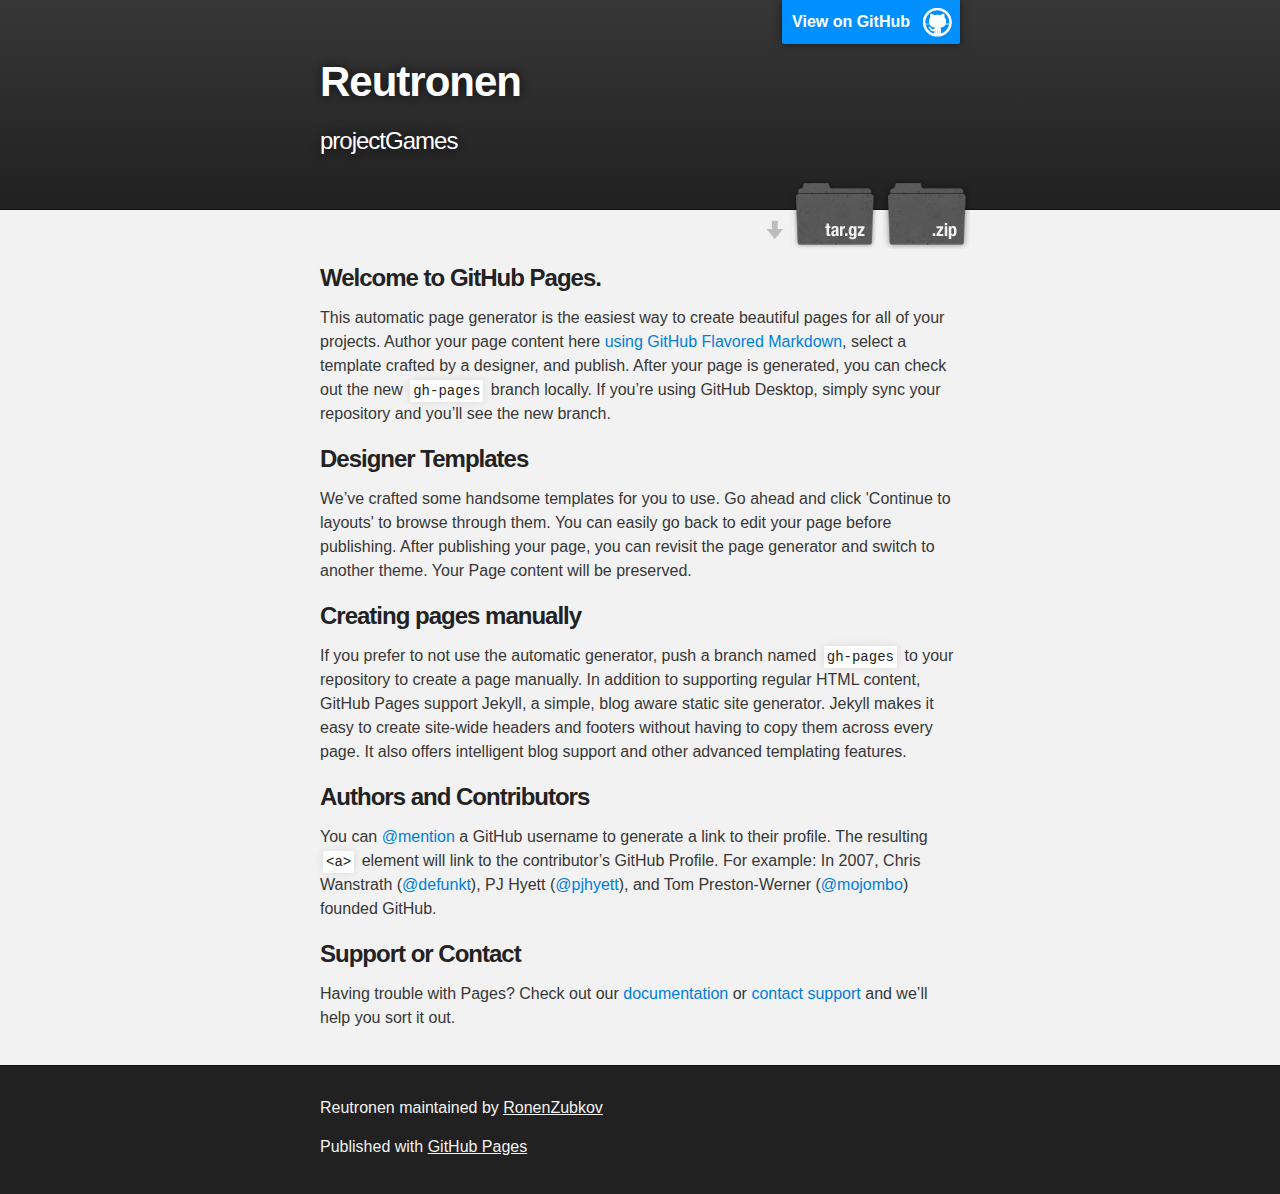
<file: index.html>
<!DOCTYPE html>
<html>

  <head>
    <meta charset='utf-8'>
    <meta http-equiv="X-UA-Compatible" content="chrome=1">
    <meta name="description" content="Reutronen : projectGames">

    <link rel="stylesheet" type="text/css" media="screen" href="stylesheets/stylesheet.css">

    <title>Reutronen</title>
  </head>

  <body>

    <!-- HEADER -->
    <div id="header_wrap" class="outer">
        <header class="inner">
          <a id="forkme_banner" href="https://github.com/RonenZubkov/ReutRonen">View on GitHub</a>

          <h1 id="project_title">Reutronen</h1>
          <h2 id="project_tagline">projectGames</h2>

            <section id="downloads">
              <a class="zip_download_link" href="https://github.com/RonenZubkov/ReutRonen/zipball/master">Download this project as a .zip file</a>
              <a class="tar_download_link" href="https://github.com/RonenZubkov/ReutRonen/tarball/master">Download this project as a tar.gz file</a>
            </section>
        </header>
    </div>

    <!-- MAIN CONTENT -->
    <div id="main_content_wrap" class="outer">
      <section id="main_content" class="inner">
        <h3>
<a id="welcome-to-github-pages" class="anchor" href="#welcome-to-github-pages" aria-hidden="true"><span aria-hidden="true" class="octicon octicon-link"></span></a>Welcome to GitHub Pages.</h3>

<p>This automatic page generator is the easiest way to create beautiful pages for all of your projects. Author your page content here <a href="https://guides.github.com/features/mastering-markdown/">using GitHub Flavored Markdown</a>, select a template crafted by a designer, and publish. After your page is generated, you can check out the new <code>gh-pages</code> branch locally. If you’re using GitHub Desktop, simply sync your repository and you’ll see the new branch.</p>

<h3>
<a id="designer-templates" class="anchor" href="#designer-templates" aria-hidden="true"><span aria-hidden="true" class="octicon octicon-link"></span></a>Designer Templates</h3>

<p>We’ve crafted some handsome templates for you to use. Go ahead and click 'Continue to layouts' to browse through them. You can easily go back to edit your page before publishing. After publishing your page, you can revisit the page generator and switch to another theme. Your Page content will be preserved.</p>

<h3>
<a id="creating-pages-manually" class="anchor" href="#creating-pages-manually" aria-hidden="true"><span aria-hidden="true" class="octicon octicon-link"></span></a>Creating pages manually</h3>

<p>If you prefer to not use the automatic generator, push a branch named <code>gh-pages</code> to your repository to create a page manually. In addition to supporting regular HTML content, GitHub Pages support Jekyll, a simple, blog aware static site generator. Jekyll makes it easy to create site-wide headers and footers without having to copy them across every page. It also offers intelligent blog support and other advanced templating features.</p>

<h3>
<a id="authors-and-contributors" class="anchor" href="#authors-and-contributors" aria-hidden="true"><span aria-hidden="true" class="octicon octicon-link"></span></a>Authors and Contributors</h3>

<p>You can <a href="https://help.github.com/articles/basic-writing-and-formatting-syntax/#mentioning-users-and-teams" class="user-mention">@mention</a> a GitHub username to generate a link to their profile. The resulting <code>&lt;a&gt;</code> element will link to the contributor’s GitHub Profile. For example: In 2007, Chris Wanstrath (<a href="https://github.com/defunkt" class="user-mention">@defunkt</a>), PJ Hyett (<a href="https://github.com/pjhyett" class="user-mention">@pjhyett</a>), and Tom Preston-Werner (<a href="https://github.com/mojombo" class="user-mention">@mojombo</a>) founded GitHub.</p>

<h3>
<a id="support-or-contact" class="anchor" href="#support-or-contact" aria-hidden="true"><span aria-hidden="true" class="octicon octicon-link"></span></a>Support or Contact</h3>

<p>Having trouble with Pages? Check out our <a href="https://help.github.com/pages">documentation</a> or <a href="https://github.com/contact">contact support</a> and we’ll help you sort it out.</p>
      </section>
    </div>

    <!-- FOOTER  -->
    <div id="footer_wrap" class="outer">
      <footer class="inner">
        <p class="copyright">Reutronen maintained by <a href="https://github.com/RonenZubkov">RonenZubkov</a></p>
        <p>Published with <a href="https://pages.github.com">GitHub Pages</a></p>
      </footer>
    </div>

    

  </body>
</html>
</file>
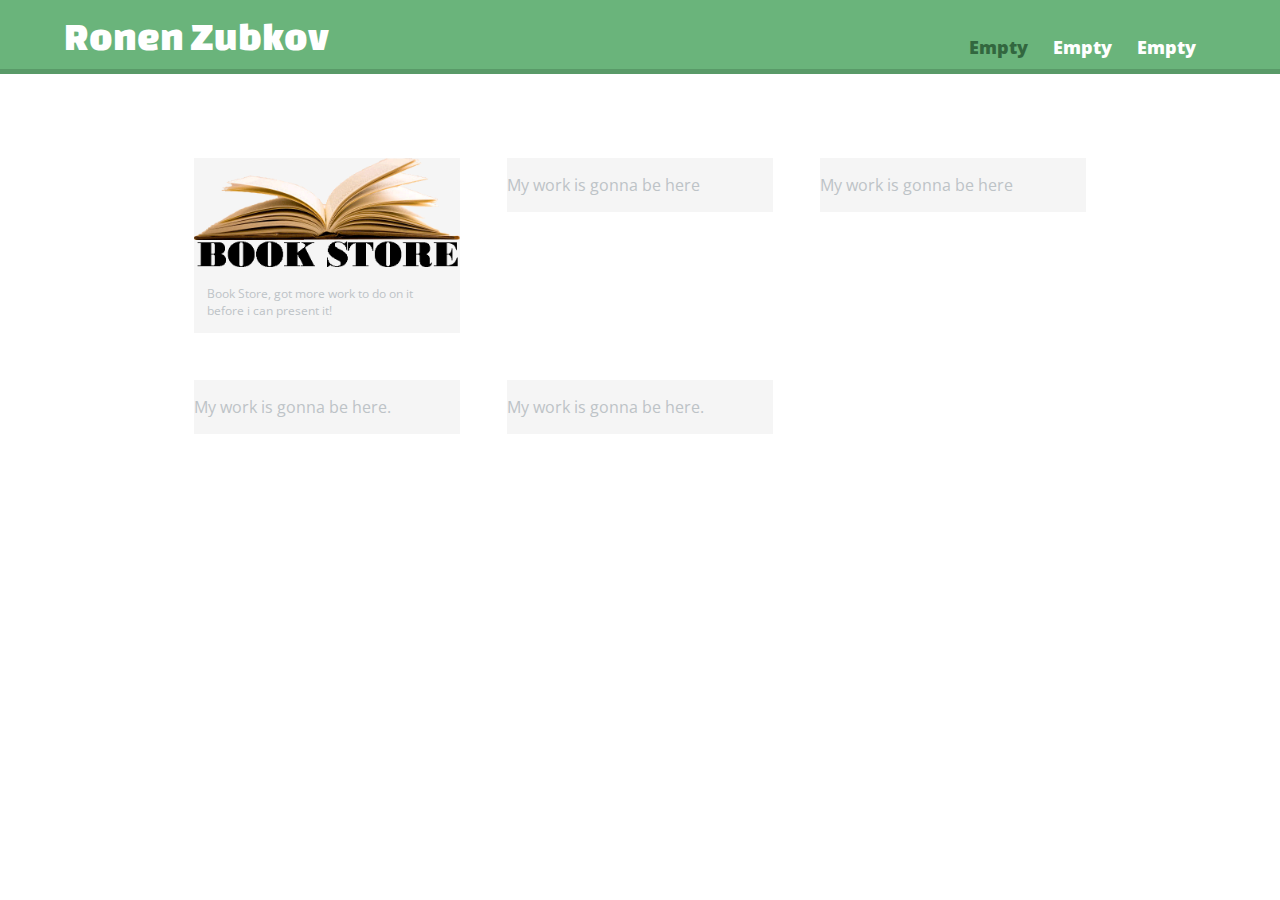
<file: GamesHomePage/index.html>
<!DOCTYPE html>
<html>
  <head>
    <meta charset="utf-8">
    <title>Ronen Zubkov</title>
    <link rel="stylesheet" href="css/normalize.css">
    <link href='http://fonts.googleapis.com/css?family=Changa+One|Open+Sans:400italic,700italic,400,700,800' rel='stylesheet' type='text/css'>
    <link rel="stylesheet" href="css/main.css">
    <link rel="stylesheet" href="css/responsive.css">
    <meta name="viewport" content="width=device-width, initial-scale=1.0">
  </head>
  <body>
    <header>
      <a href="index.html" id="logo">
        <h1>Ronen Zubkov</h1>
      </a>
      <nav>
        <ul>
          <li><a href="index.html" class="selected">Empty</a></li>
          <li><a href="about.html">Empty</a></li>
          <li><a href="contact.html">Empty</a></li>
        </ul>
      </nav>
    </header>
    <div id="wrapper">
      <section>
        <ul id="gallery">
          <li>
            <a href="../bookstore/index.html">
              <img src="img/bookstore.gif">
              <p>Book Store, got more work to do on it before i can present it!</p>
            </a>
          </li>
          <li>
            <!--<a href=>-->
              <!--<img src=>-->
              <p>My work is gonna be here</p>
            </a>
          </li>
          <li>
            <!--<a >-->
              <!--<img >-->
              <p>My work is gonna be here</p>
            </a>
          </li>
          <li>
            <!--<a >-->
              <!--<img >-->
              <p>My work is gonna be here.</p>
            </a>
          </li>
          <li>
            <!--<a>-->
              <!--<img src="" alt="">-->
              <p>My work is gonna be here.</p>
            </a>
          </li>
        </ul>
      </section>
      <footer>
        <!--<a href="http://twitter.com"><img src="img/twitter-wrap.png" alt="Twitter Logo" class="social-icon"></a>-->
        <!--<a href="http://facebook.com/"><img src="img/facebook-wrap.png" alt="Facebook Logo" class="social-icon"></a>-->
        <!--<p></p>-->
      </footer>
    </div>
  </body>
</html>
</file>
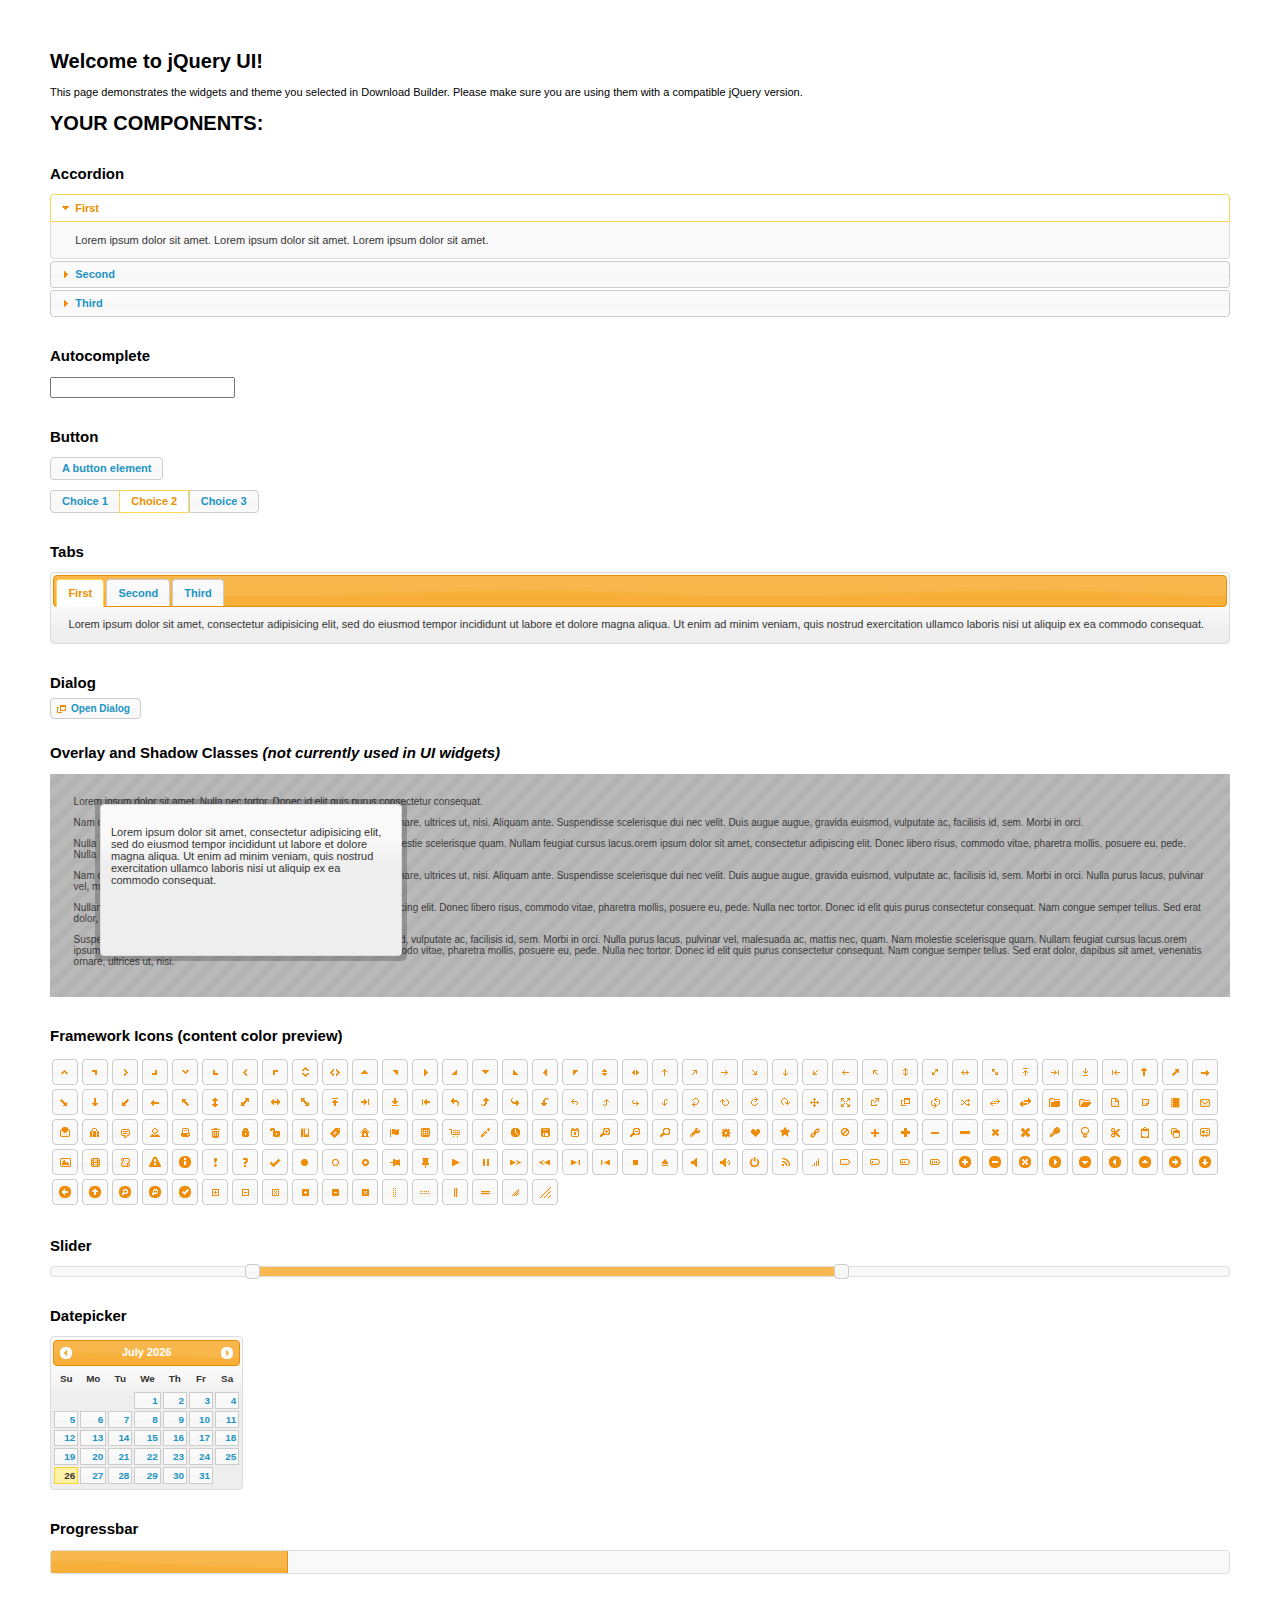
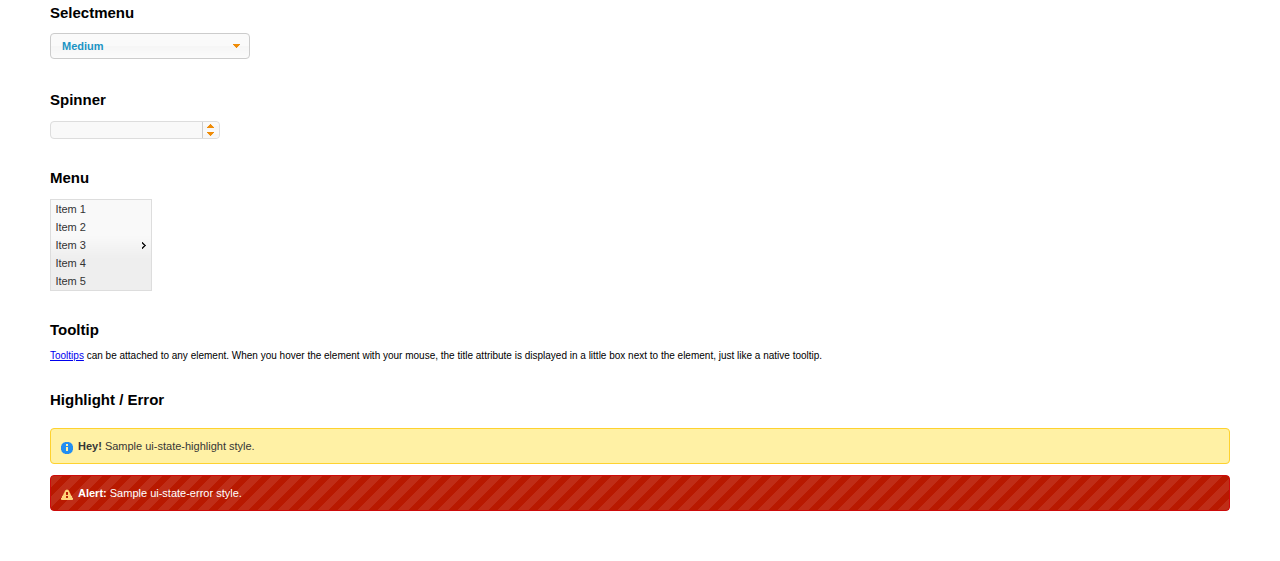
<file: lib/jquery/jquery-ui/index.html>
<!doctype html>
<html lang="us">
<head>
	<meta charset="utf-8">
	<title>jQuery UI Example Page</title>
	<link href="jquery-ui.css" rel="stylesheet">
	<style>
	body{
		font: 62.5% "Trebuchet MS", sans-serif;
		margin: 50px;
	}
	.demoHeaders {
		margin-top: 2em;
	}
	#dialog-link {
		padding: .4em 1em .4em 20px;
		text-decoration: none;
		position: relative;
	}
	#dialog-link span.ui-icon {
		margin: 0 5px 0 0;
		position: absolute;
		left: .2em;
		top: 50%;
		margin-top: -8px;
	}
	#icons {
		margin: 0;
		padding: 0;
	}
	#icons li {
		margin: 2px;
		position: relative;
		padding: 4px 0;
		cursor: pointer;
		float: left;
		list-style: none;
	}
	#icons span.ui-icon {
		float: left;
		margin: 0 4px;
	}
	.fakewindowcontain .ui-widget-overlay {
		position: absolute;
	}
	select {
		width: 200px;
	}
	</style>
</head>
<body>

<h1>Welcome to jQuery UI!</h1>

<div class="ui-widget">
	<p>This page demonstrates the widgets and theme you selected in Download Builder. Please make sure you are using them with a compatible jQuery version.</p>
</div>

<h1>YOUR COMPONENTS:</h1>


<!-- Accordion -->
<h2 class="demoHeaders">Accordion</h2>
<div id="accordion">
	<h3>First</h3>
	<div>Lorem ipsum dolor sit amet. Lorem ipsum dolor sit amet. Lorem ipsum dolor sit amet.</div>
	<h3>Second</h3>
	<div>Phasellus mattis tincidunt nibh.</div>
	<h3>Third</h3>
	<div>Nam dui erat, auctor a, dignissim quis.</div>
</div>



<!-- Autocomplete -->
<h2 class="demoHeaders">Autocomplete</h2>
<div>
	<input id="autocomplete" title="type &quot;a&quot;">
</div>



<!-- Button -->
<h2 class="demoHeaders">Button</h2>
<button id="button">A button element</button>
<form style="margin-top: 1em;">
	<div id="radioset">
		<input type="radio" id="radio1" name="radio"><label for="radio1">Choice 1</label>
		<input type="radio" id="radio2" name="radio" checked="checked"><label for="radio2">Choice 2</label>
		<input type="radio" id="radio3" name="radio"><label for="radio3">Choice 3</label>
	</div>
</form>



<!-- Tabs -->
<h2 class="demoHeaders">Tabs</h2>
<div id="tabs">
	<ul>
		<li><a href="#tabs-1">First</a></li>
		<li><a href="#tabs-2">Second</a></li>
		<li><a href="#tabs-3">Third</a></li>
	</ul>
	<div id="tabs-1">Lorem ipsum dolor sit amet, consectetur adipisicing elit, sed do eiusmod tempor incididunt ut labore et dolore magna aliqua. Ut enim ad minim veniam, quis nostrud exercitation ullamco laboris nisi ut aliquip ex ea commodo consequat.</div>
	<div id="tabs-2">Phasellus mattis tincidunt nibh. Cras orci urna, blandit id, pretium vel, aliquet ornare, felis. Maecenas scelerisque sem non nisl. Fusce sed lorem in enim dictum bibendum.</div>
	<div id="tabs-3">Nam dui erat, auctor a, dignissim quis, sollicitudin eu, felis. Pellentesque nisi urna, interdum eget, sagittis et, consequat vestibulum, lacus. Mauris porttitor ullamcorper augue.</div>
</div>



<!-- Dialog NOTE: Dialog is not generated by UI in this demo so it can be visually styled in themeroller-->
<h2 class="demoHeaders">Dialog</h2>
<p><a href="#" id="dialog-link" class="ui-state-default ui-corner-all"><span class="ui-icon ui-icon-newwin"></span>Open Dialog</a></p>

<h2 class="demoHeaders">Overlay and Shadow Classes <em>(not currently used in UI widgets)</em></h2>
<div style="position: relative; width: 96%; height: 200px; padding:1% 2%; overflow:hidden;" class="fakewindowcontain">
	<p>Lorem ipsum dolor sit amet,  Nulla nec tortor. Donec id elit quis purus consectetur consequat. </p><p>Nam congue semper tellus. Sed erat dolor, dapibus sit amet, venenatis ornare, ultrices ut, nisi. Aliquam ante. Suspendisse scelerisque dui nec velit. Duis augue augue, gravida euismod, vulputate ac, facilisis id, sem. Morbi in orci. </p><p>Nulla purus lacus, pulvinar vel, malesuada ac, mattis nec, quam. Nam molestie scelerisque quam. Nullam feugiat cursus lacus.orem ipsum dolor sit amet, consectetur adipiscing elit. Donec libero risus, commodo vitae, pharetra mollis, posuere eu, pede. Nulla nec tortor. Donec id elit quis purus consectetur consequat. </p><p>Nam congue semper tellus. Sed erat dolor, dapibus sit amet, venenatis ornare, ultrices ut, nisi. Aliquam ante. Suspendisse scelerisque dui nec velit. Duis augue augue, gravida euismod, vulputate ac, facilisis id, sem. Morbi in orci. Nulla purus lacus, pulvinar vel, malesuada ac, mattis nec, quam. Nam molestie scelerisque quam. </p><p>Nullam feugiat cursus lacus.orem ipsum dolor sit amet, consectetur adipiscing elit. Donec libero risus, commodo vitae, pharetra mollis, posuere eu, pede. Nulla nec tortor. Donec id elit quis purus consectetur consequat. Nam congue semper tellus. Sed erat dolor, dapibus sit amet, venenatis ornare, ultrices ut, nisi. Aliquam ante. </p><p>Suspendisse scelerisque dui nec velit. Duis augue augue, gravida euismod, vulputate ac, facilisis id, sem. Morbi in orci. Nulla purus lacus, pulvinar vel, malesuada ac, mattis nec, quam. Nam molestie scelerisque quam. Nullam feugiat cursus lacus.orem ipsum dolor sit amet, consectetur adipiscing elit. Donec libero risus, commodo vitae, pharetra mollis, posuere eu, pede. Nulla nec tortor. Donec id elit quis purus consectetur consequat. Nam congue semper tellus. Sed erat dolor, dapibus sit amet, venenatis ornare, ultrices ut, nisi. </p>

	<!-- ui-dialog -->
	<div class="ui-overlay"><div class="ui-widget-overlay"></div><div class="ui-widget-shadow ui-corner-all" style="width: 302px; height: 152px; position: absolute; left: 50px; top: 30px;"></div></div>
	<div style="position: absolute; width: 280px; height: 130px;left: 50px; top: 30px; padding: 10px;" class="ui-widget ui-widget-content ui-corner-all">
		<div class="ui-dialog-content ui-widget-content" style="background: none; border: 0;">
			<p>Lorem ipsum dolor sit amet, consectetur adipisicing elit, sed do eiusmod tempor incididunt ut labore et dolore magna aliqua. Ut enim ad minim veniam, quis nostrud exercitation ullamco laboris nisi ut aliquip ex ea commodo consequat.</p>
		</div>
	</div>

</div>

<!-- ui-dialog -->
<div id="dialog" title="Dialog Title">
	<p>Lorem ipsum dolor sit amet, consectetur adipisicing elit, sed do eiusmod tempor incididunt ut labore et dolore magna aliqua. Ut enim ad minim veniam, quis nostrud exercitation ullamco laboris nisi ut aliquip ex ea commodo consequat.</p>
</div>



<h2 class="demoHeaders">Framework Icons (content color preview)</h2>
<ul id="icons" class="ui-widget ui-helper-clearfix">
	<li class="ui-state-default ui-corner-all" title=".ui-icon-carat-1-n"><span class="ui-icon ui-icon-carat-1-n"></span></li>
	<li class="ui-state-default ui-corner-all" title=".ui-icon-carat-1-ne"><span class="ui-icon ui-icon-carat-1-ne"></span></li>
	<li class="ui-state-default ui-corner-all" title=".ui-icon-carat-1-e"><span class="ui-icon ui-icon-carat-1-e"></span></li>
	<li class="ui-state-default ui-corner-all" title=".ui-icon-carat-1-se"><span class="ui-icon ui-icon-carat-1-se"></span></li>
	<li class="ui-state-default ui-corner-all" title=".ui-icon-carat-1-s"><span class="ui-icon ui-icon-carat-1-s"></span></li>
	<li class="ui-state-default ui-corner-all" title=".ui-icon-carat-1-sw"><span class="ui-icon ui-icon-carat-1-sw"></span></li>
	<li class="ui-state-default ui-corner-all" title=".ui-icon-carat-1-w"><span class="ui-icon ui-icon-carat-1-w"></span></li>
	<li class="ui-state-default ui-corner-all" title=".ui-icon-carat-1-nw"><span class="ui-icon ui-icon-carat-1-nw"></span></li>
	<li class="ui-state-default ui-corner-all" title=".ui-icon-carat-2-n-s"><span class="ui-icon ui-icon-carat-2-n-s"></span></li>
	<li class="ui-state-default ui-corner-all" title=".ui-icon-carat-2-e-w"><span class="ui-icon ui-icon-carat-2-e-w"></span></li>
	<li class="ui-state-default ui-corner-all" title=".ui-icon-triangle-1-n"><span class="ui-icon ui-icon-triangle-1-n"></span></li>
	<li class="ui-state-default ui-corner-all" title=".ui-icon-triangle-1-ne"><span class="ui-icon ui-icon-triangle-1-ne"></span></li>
	<li class="ui-state-default ui-corner-all" title=".ui-icon-triangle-1-e"><span class="ui-icon ui-icon-triangle-1-e"></span></li>
	<li class="ui-state-default ui-corner-all" title=".ui-icon-triangle-1-se"><span class="ui-icon ui-icon-triangle-1-se"></span></li>
	<li class="ui-state-default ui-corner-all" title=".ui-icon-triangle-1-s"><span class="ui-icon ui-icon-triangle-1-s"></span></li>
	<li class="ui-state-default ui-corner-all" title=".ui-icon-triangle-1-sw"><span class="ui-icon ui-icon-triangle-1-sw"></span></li>
	<li class="ui-state-default ui-corner-all" title=".ui-icon-triangle-1-w"><span class="ui-icon ui-icon-triangle-1-w"></span></li>
	<li class="ui-state-default ui-corner-all" title=".ui-icon-triangle-1-nw"><span class="ui-icon ui-icon-triangle-1-nw"></span></li>
	<li class="ui-state-default ui-corner-all" title=".ui-icon-triangle-2-n-s"><span class="ui-icon ui-icon-triangle-2-n-s"></span></li>
	<li class="ui-state-default ui-corner-all" title=".ui-icon-triangle-2-e-w"><span class="ui-icon ui-icon-triangle-2-e-w"></span></li>
	<li class="ui-state-default ui-corner-all" title=".ui-icon-arrow-1-n"><span class="ui-icon ui-icon-arrow-1-n"></span></li>
	<li class="ui-state-default ui-corner-all" title=".ui-icon-arrow-1-ne"><span class="ui-icon ui-icon-arrow-1-ne"></span></li>
	<li class="ui-state-default ui-corner-all" title=".ui-icon-arrow-1-e"><span class="ui-icon ui-icon-arrow-1-e"></span></li>
	<li class="ui-state-default ui-corner-all" title=".ui-icon-arrow-1-se"><span class="ui-icon ui-icon-arrow-1-se"></span></li>
	<li class="ui-state-default ui-corner-all" title=".ui-icon-arrow-1-s"><span class="ui-icon ui-icon-arrow-1-s"></span></li>
	<li class="ui-state-default ui-corner-all" title=".ui-icon-arrow-1-sw"><span class="ui-icon ui-icon-arrow-1-sw"></span></li>
	<li class="ui-state-default ui-corner-all" title=".ui-icon-arrow-1-w"><span class="ui-icon ui-icon-arrow-1-w"></span></li>
	<li class="ui-state-default ui-corner-all" title=".ui-icon-arrow-1-nw"><span class="ui-icon ui-icon-arrow-1-nw"></span></li>
	<li class="ui-state-default ui-corner-all" title=".ui-icon-arrow-2-n-s"><span class="ui-icon ui-icon-arrow-2-n-s"></span></li>
	<li class="ui-state-default ui-corner-all" title=".ui-icon-arrow-2-ne-sw"><span class="ui-icon ui-icon-arrow-2-ne-sw"></span></li>
	<li class="ui-state-default ui-corner-all" title=".ui-icon-arrow-2-e-w"><span class="ui-icon ui-icon-arrow-2-e-w"></span></li>
	<li class="ui-state-default ui-corner-all" title=".ui-icon-arrow-2-se-nw"><span class="ui-icon ui-icon-arrow-2-se-nw"></span></li>
	<li class="ui-state-default ui-corner-all" title=".ui-icon-arrowstop-1-n"><span class="ui-icon ui-icon-arrowstop-1-n"></span></li>
	<li class="ui-state-default ui-corner-all" title=".ui-icon-arrowstop-1-e"><span class="ui-icon ui-icon-arrowstop-1-e"></span></li>
	<li class="ui-state-default ui-corner-all" title=".ui-icon-arrowstop-1-s"><span class="ui-icon ui-icon-arrowstop-1-s"></span></li>
	<li class="ui-state-default ui-corner-all" title=".ui-icon-arrowstop-1-w"><span class="ui-icon ui-icon-arrowstop-1-w"></span></li>
	<li class="ui-state-default ui-corner-all" title=".ui-icon-arrowthick-1-n"><span class="ui-icon ui-icon-arrowthick-1-n"></span></li>
	<li class="ui-state-default ui-corner-all" title=".ui-icon-arrowthick-1-ne"><span class="ui-icon ui-icon-arrowthick-1-ne"></span></li>
	<li class="ui-state-default ui-corner-all" title=".ui-icon-arrowthick-1-e"><span class="ui-icon ui-icon-arrowthick-1-e"></span></li>
	<li class="ui-state-default ui-corner-all" title=".ui-icon-arrowthick-1-se"><span class="ui-icon ui-icon-arrowthick-1-se"></span></li>
	<li class="ui-state-default ui-corner-all" title=".ui-icon-arrowthick-1-s"><span class="ui-icon ui-icon-arrowthick-1-s"></span></li>
	<li class="ui-state-default ui-corner-all" title=".ui-icon-arrowthick-1-sw"><span class="ui-icon ui-icon-arrowthick-1-sw"></span></li>
	<li class="ui-state-default ui-corner-all" title=".ui-icon-arrowthick-1-w"><span class="ui-icon ui-icon-arrowthick-1-w"></span></li>
	<li class="ui-state-default ui-corner-all" title=".ui-icon-arrowthick-1-nw"><span class="ui-icon ui-icon-arrowthick-1-nw"></span></li>
	<li class="ui-state-default ui-corner-all" title=".ui-icon-arrowthick-2-n-s"><span class="ui-icon ui-icon-arrowthick-2-n-s"></span></li>
	<li class="ui-state-default ui-corner-all" title=".ui-icon-arrowthick-2-ne-sw"><span class="ui-icon ui-icon-arrowthick-2-ne-sw"></span></li>
	<li class="ui-state-default ui-corner-all" title=".ui-icon-arrowthick-2-e-w"><span class="ui-icon ui-icon-arrowthick-2-e-w"></span></li>
	<li class="ui-state-default ui-corner-all" title=".ui-icon-arrowthick-2-se-nw"><span class="ui-icon ui-icon-arrowthick-2-se-nw"></span></li>
	<li class="ui-state-default ui-corner-all" title=".ui-icon-arrowthickstop-1-n"><span class="ui-icon ui-icon-arrowthickstop-1-n"></span></li>
	<li class="ui-state-default ui-corner-all" title=".ui-icon-arrowthickstop-1-e"><span class="ui-icon ui-icon-arrowthickstop-1-e"></span></li>
	<li class="ui-state-default ui-corner-all" title=".ui-icon-arrowthickstop-1-s"><span class="ui-icon ui-icon-arrowthickstop-1-s"></span></li>
	<li class="ui-state-default ui-corner-all" title=".ui-icon-arrowthickstop-1-w"><span class="ui-icon ui-icon-arrowthickstop-1-w"></span></li>
	<li class="ui-state-default ui-corner-all" title=".ui-icon-arrowreturnthick-1-w"><span class="ui-icon ui-icon-arrowreturnthick-1-w"></span></li>
	<li class="ui-state-default ui-corner-all" title=".ui-icon-arrowreturnthick-1-n"><span class="ui-icon ui-icon-arrowreturnthick-1-n"></span></li>
	<li class="ui-state-default ui-corner-all" title=".ui-icon-arrowreturnthick-1-e"><span class="ui-icon ui-icon-arrowreturnthick-1-e"></span></li>
	<li class="ui-state-default ui-corner-all" title=".ui-icon-arrowreturnthick-1-s"><span class="ui-icon ui-icon-arrowreturnthick-1-s"></span></li>
	<li class="ui-state-default ui-corner-all" title=".ui-icon-arrowreturn-1-w"><span class="ui-icon ui-icon-arrowreturn-1-w"></span></li>
	<li class="ui-state-default ui-corner-all" title=".ui-icon-arrowreturn-1-n"><span class="ui-icon ui-icon-arrowreturn-1-n"></span></li>
	<li class="ui-state-default ui-corner-all" title=".ui-icon-arrowreturn-1-e"><span class="ui-icon ui-icon-arrowreturn-1-e"></span></li>
	<li class="ui-state-default ui-corner-all" title=".ui-icon-arrowreturn-1-s"><span class="ui-icon ui-icon-arrowreturn-1-s"></span></li>
	<li class="ui-state-default ui-corner-all" title=".ui-icon-arrowrefresh-1-w"><span class="ui-icon ui-icon-arrowrefresh-1-w"></span></li>
	<li class="ui-state-default ui-corner-all" title=".ui-icon-arrowrefresh-1-n"><span class="ui-icon ui-icon-arrowrefresh-1-n"></span></li>
	<li class="ui-state-default ui-corner-all" title=".ui-icon-arrowrefresh-1-e"><span class="ui-icon ui-icon-arrowrefresh-1-e"></span></li>
	<li class="ui-state-default ui-corner-all" title=".ui-icon-arrowrefresh-1-s"><span class="ui-icon ui-icon-arrowrefresh-1-s"></span></li>
	<li class="ui-state-default ui-corner-all" title=".ui-icon-arrow-4"><span class="ui-icon ui-icon-arrow-4"></span></li>
	<li class="ui-state-default ui-corner-all" title=".ui-icon-arrow-4-diag"><span class="ui-icon ui-icon-arrow-4-diag"></span></li>
	<li class="ui-state-default ui-corner-all" title=".ui-icon-extlink"><span class="ui-icon ui-icon-extlink"></span></li>
	<li class="ui-state-default ui-corner-all" title=".ui-icon-newwin"><span class="ui-icon ui-icon-newwin"></span></li>
	<li class="ui-state-default ui-corner-all" title=".ui-icon-refresh"><span class="ui-icon ui-icon-refresh"></span></li>
	<li class="ui-state-default ui-corner-all" title=".ui-icon-shuffle"><span class="ui-icon ui-icon-shuffle"></span></li>
	<li class="ui-state-default ui-corner-all" title=".ui-icon-transfer-e-w"><span class="ui-icon ui-icon-transfer-e-w"></span></li>
	<li class="ui-state-default ui-corner-all" title=".ui-icon-transferthick-e-w"><span class="ui-icon ui-icon-transferthick-e-w"></span></li>
	<li class="ui-state-default ui-corner-all" title=".ui-icon-folder-collapsed"><span class="ui-icon ui-icon-folder-collapsed"></span></li>
	<li class="ui-state-default ui-corner-all" title=".ui-icon-folder-open"><span class="ui-icon ui-icon-folder-open"></span></li>
	<li class="ui-state-default ui-corner-all" title=".ui-icon-document"><span class="ui-icon ui-icon-document"></span></li>
	<li class="ui-state-default ui-corner-all" title=".ui-icon-document-b"><span class="ui-icon ui-icon-document-b"></span></li>
	<li class="ui-state-default ui-corner-all" title=".ui-icon-note"><span class="ui-icon ui-icon-note"></span></li>
	<li class="ui-state-default ui-corner-all" title=".ui-icon-mail-closed"><span class="ui-icon ui-icon-mail-closed"></span></li>
	<li class="ui-state-default ui-corner-all" title=".ui-icon-mail-open"><span class="ui-icon ui-icon-mail-open"></span></li>
	<li class="ui-state-default ui-corner-all" title=".ui-icon-suitcase"><span class="ui-icon ui-icon-suitcase"></span></li>
	<li class="ui-state-default ui-corner-all" title=".ui-icon-comment"><span class="ui-icon ui-icon-comment"></span></li>
	<li class="ui-state-default ui-corner-all" title=".ui-icon-person"><span class="ui-icon ui-icon-person"></span></li>
	<li class="ui-state-default ui-corner-all" title=".ui-icon-print"><span class="ui-icon ui-icon-print"></span></li>
	<li class="ui-state-default ui-corner-all" title=".ui-icon-trash"><span class="ui-icon ui-icon-trash"></span></li>
	<li class="ui-state-default ui-corner-all" title=".ui-icon-locked"><span class="ui-icon ui-icon-locked"></span></li>
	<li class="ui-state-default ui-corner-all" title=".ui-icon-unlocked"><span class="ui-icon ui-icon-unlocked"></span></li>
	<li class="ui-state-default ui-corner-all" title=".ui-icon-bookmark"><span class="ui-icon ui-icon-bookmark"></span></li>
	<li class="ui-state-default ui-corner-all" title=".ui-icon-tag"><span class="ui-icon ui-icon-tag"></span></li>
	<li class="ui-state-default ui-corner-all" title=".ui-icon-home"><span class="ui-icon ui-icon-home"></span></li>
	<li class="ui-state-default ui-corner-all" title=".ui-icon-flag"><span class="ui-icon ui-icon-flag"></span></li>
	<li class="ui-state-default ui-corner-all" title=".ui-icon-calculator"><span class="ui-icon ui-icon-calculator"></span></li>
	<li class="ui-state-default ui-corner-all" title=".ui-icon-cart"><span class="ui-icon ui-icon-cart"></span></li>
	<li class="ui-state-default ui-corner-all" title=".ui-icon-pencil"><span class="ui-icon ui-icon-pencil"></span></li>
	<li class="ui-state-default ui-corner-all" title=".ui-icon-clock"><span class="ui-icon ui-icon-clock"></span></li>
	<li class="ui-state-default ui-corner-all" title=".ui-icon-disk"><span class="ui-icon ui-icon-disk"></span></li>
	<li class="ui-state-default ui-corner-all" title=".ui-icon-calendar"><span class="ui-icon ui-icon-calendar"></span></li>
	<li class="ui-state-default ui-corner-all" title=".ui-icon-zoomin"><span class="ui-icon ui-icon-zoomin"></span></li>
	<li class="ui-state-default ui-corner-all" title=".ui-icon-zoomout"><span class="ui-icon ui-icon-zoomout"></span></li>
	<li class="ui-state-default ui-corner-all" title=".ui-icon-search"><span class="ui-icon ui-icon-search"></span></li>
	<li class="ui-state-default ui-corner-all" title=".ui-icon-wrench"><span class="ui-icon ui-icon-wrench"></span></li>
	<li class="ui-state-default ui-corner-all" title=".ui-icon-gear"><span class="ui-icon ui-icon-gear"></span></li>
	<li class="ui-state-default ui-corner-all" title=".ui-icon-heart"><span class="ui-icon ui-icon-heart"></span></li>
	<li class="ui-state-default ui-corner-all" title=".ui-icon-star"><span class="ui-icon ui-icon-star"></span></li>
	<li class="ui-state-default ui-corner-all" title=".ui-icon-link"><span class="ui-icon ui-icon-link"></span></li>
	<li class="ui-state-default ui-corner-all" title=".ui-icon-cancel"><span class="ui-icon ui-icon-cancel"></span></li>
	<li class="ui-state-default ui-corner-all" title=".ui-icon-plus"><span class="ui-icon ui-icon-plus"></span></li>
	<li class="ui-state-default ui-corner-all" title=".ui-icon-plusthick"><span class="ui-icon ui-icon-plusthick"></span></li>
	<li class="ui-state-default ui-corner-all" title=".ui-icon-minus"><span class="ui-icon ui-icon-minus"></span></li>
	<li class="ui-state-default ui-corner-all" title=".ui-icon-minusthick"><span class="ui-icon ui-icon-minusthick"></span></li>
	<li class="ui-state-default ui-corner-all" title=".ui-icon-close"><span class="ui-icon ui-icon-close"></span></li>
	<li class="ui-state-default ui-corner-all" title=".ui-icon-closethick"><span class="ui-icon ui-icon-closethick"></span></li>
	<li class="ui-state-default ui-corner-all" title=".ui-icon-key"><span class="ui-icon ui-icon-key"></span></li>
	<li class="ui-state-default ui-corner-all" title=".ui-icon-lightbulb"><span class="ui-icon ui-icon-lightbulb"></span></li>
	<li class="ui-state-default ui-corner-all" title=".ui-icon-scissors"><span class="ui-icon ui-icon-scissors"></span></li>
	<li class="ui-state-default ui-corner-all" title=".ui-icon-clipboard"><span class="ui-icon ui-icon-clipboard"></span></li>
	<li class="ui-state-default ui-corner-all" title=".ui-icon-copy"><span class="ui-icon ui-icon-copy"></span></li>
	<li class="ui-state-default ui-corner-all" title=".ui-icon-contact"><span class="ui-icon ui-icon-contact"></span></li>
	<li class="ui-state-default ui-corner-all" title=".ui-icon-image"><span class="ui-icon ui-icon-image"></span></li>
	<li class="ui-state-default ui-corner-all" title=".ui-icon-video"><span class="ui-icon ui-icon-video"></span></li>
	<li class="ui-state-default ui-corner-all" title=".ui-icon-script"><span class="ui-icon ui-icon-script"></span></li>
	<li class="ui-state-default ui-corner-all" title=".ui-icon-alert"><span class="ui-icon ui-icon-alert"></span></li>
	<li class="ui-state-default ui-corner-all" title=".ui-icon-info"><span class="ui-icon ui-icon-info"></span></li>
	<li class="ui-state-default ui-corner-all" title=".ui-icon-notice"><span class="ui-icon ui-icon-notice"></span></li>
	<li class="ui-state-default ui-corner-all" title=".ui-icon-help"><span class="ui-icon ui-icon-help"></span></li>
	<li class="ui-state-default ui-corner-all" title=".ui-icon-check"><span class="ui-icon ui-icon-check"></span></li>
	<li class="ui-state-default ui-corner-all" title=".ui-icon-bullet"><span class="ui-icon ui-icon-bullet"></span></li>
	<li class="ui-state-default ui-corner-all" title=".ui-icon-radio-off"><span class="ui-icon ui-icon-radio-off"></span></li>
	<li class="ui-state-default ui-corner-all" title=".ui-icon-radio-on"><span class="ui-icon ui-icon-radio-on"></span></li>
	<li class="ui-state-default ui-corner-all" title=".ui-icon-pin-w"><span class="ui-icon ui-icon-pin-w"></span></li>
	<li class="ui-state-default ui-corner-all" title=".ui-icon-pin-s"><span class="ui-icon ui-icon-pin-s"></span></li>
	<li class="ui-state-default ui-corner-all" title=".ui-icon-play"><span class="ui-icon ui-icon-play"></span></li>
	<li class="ui-state-default ui-corner-all" title=".ui-icon-pause"><span class="ui-icon ui-icon-pause"></span></li>
	<li class="ui-state-default ui-corner-all" title=".ui-icon-seek-next"><span class="ui-icon ui-icon-seek-next"></span></li>
	<li class="ui-state-default ui-corner-all" title=".ui-icon-seek-prev"><span class="ui-icon ui-icon-seek-prev"></span></li>
	<li class="ui-state-default ui-corner-all" title=".ui-icon-seek-end"><span class="ui-icon ui-icon-seek-end"></span></li>
	<li class="ui-state-default ui-corner-all" title=".ui-icon-seek-first"><span class="ui-icon ui-icon-seek-first"></span></li>
	<li class="ui-state-default ui-corner-all" title=".ui-icon-stop"><span class="ui-icon ui-icon-stop"></span></li>
	<li class="ui-state-default ui-corner-all" title=".ui-icon-eject"><span class="ui-icon ui-icon-eject"></span></li>
	<li class="ui-state-default ui-corner-all" title=".ui-icon-volume-off"><span class="ui-icon ui-icon-volume-off"></span></li>
	<li class="ui-state-default ui-corner-all" title=".ui-icon-volume-on"><span class="ui-icon ui-icon-volume-on"></span></li>
	<li class="ui-state-default ui-corner-all" title=".ui-icon-power"><span class="ui-icon ui-icon-power"></span></li>
	<li class="ui-state-default ui-corner-all" title=".ui-icon-signal-diag"><span class="ui-icon ui-icon-signal-diag"></span></li>
	<li class="ui-state-default ui-corner-all" title=".ui-icon-signal"><span class="ui-icon ui-icon-signal"></span></li>
	<li class="ui-state-default ui-corner-all" title=".ui-icon-battery-0"><span class="ui-icon ui-icon-battery-0"></span></li>
	<li class="ui-state-default ui-corner-all" title=".ui-icon-battery-1"><span class="ui-icon ui-icon-battery-1"></span></li>
	<li class="ui-state-default ui-corner-all" title=".ui-icon-battery-2"><span class="ui-icon ui-icon-battery-2"></span></li>
	<li class="ui-state-default ui-corner-all" title=".ui-icon-battery-3"><span class="ui-icon ui-icon-battery-3"></span></li>
	<li class="ui-state-default ui-corner-all" title=".ui-icon-circle-plus"><span class="ui-icon ui-icon-circle-plus"></span></li>
	<li class="ui-state-default ui-corner-all" title=".ui-icon-circle-minus"><span class="ui-icon ui-icon-circle-minus"></span></li>
	<li class="ui-state-default ui-corner-all" title=".ui-icon-circle-close"><span class="ui-icon ui-icon-circle-close"></span></li>
	<li class="ui-state-default ui-corner-all" title=".ui-icon-circle-triangle-e"><span class="ui-icon ui-icon-circle-triangle-e"></span></li>
	<li class="ui-state-default ui-corner-all" title=".ui-icon-circle-triangle-s"><span class="ui-icon ui-icon-circle-triangle-s"></span></li>
	<li class="ui-state-default ui-corner-all" title=".ui-icon-circle-triangle-w"><span class="ui-icon ui-icon-circle-triangle-w"></span></li>
	<li class="ui-state-default ui-corner-all" title=".ui-icon-circle-triangle-n"><span class="ui-icon ui-icon-circle-triangle-n"></span></li>
	<li class="ui-state-default ui-corner-all" title=".ui-icon-circle-arrow-e"><span class="ui-icon ui-icon-circle-arrow-e"></span></li>
	<li class="ui-state-default ui-corner-all" title=".ui-icon-circle-arrow-s"><span class="ui-icon ui-icon-circle-arrow-s"></span></li>
	<li class="ui-state-default ui-corner-all" title=".ui-icon-circle-arrow-w"><span class="ui-icon ui-icon-circle-arrow-w"></span></li>
	<li class="ui-state-default ui-corner-all" title=".ui-icon-circle-arrow-n"><span class="ui-icon ui-icon-circle-arrow-n"></span></li>
	<li class="ui-state-default ui-corner-all" title=".ui-icon-circle-zoomin"><span class="ui-icon ui-icon-circle-zoomin"></span></li>
	<li class="ui-state-default ui-corner-all" title=".ui-icon-circle-zoomout"><span class="ui-icon ui-icon-circle-zoomout"></span></li>
	<li class="ui-state-default ui-corner-all" title=".ui-icon-circle-check"><span class="ui-icon ui-icon-circle-check"></span></li>
	<li class="ui-state-default ui-corner-all" title=".ui-icon-circlesmall-plus"><span class="ui-icon ui-icon-circlesmall-plus"></span></li>
	<li class="ui-state-default ui-corner-all" title=".ui-icon-circlesmall-minus"><span class="ui-icon ui-icon-circlesmall-minus"></span></li>
	<li class="ui-state-default ui-corner-all" title=".ui-icon-circlesmall-close"><span class="ui-icon ui-icon-circlesmall-close"></span></li>
	<li class="ui-state-default ui-corner-all" title=".ui-icon-squaresmall-plus"><span class="ui-icon ui-icon-squaresmall-plus"></span></li>
	<li class="ui-state-default ui-corner-all" title=".ui-icon-squaresmall-minus"><span class="ui-icon ui-icon-squaresmall-minus"></span></li>
	<li class="ui-state-default ui-corner-all" title=".ui-icon-squaresmall-close"><span class="ui-icon ui-icon-squaresmall-close"></span></li>
	<li class="ui-state-default ui-corner-all" title=".ui-icon-grip-dotted-vertical"><span class="ui-icon ui-icon-grip-dotted-vertical"></span></li>
	<li class="ui-state-default ui-corner-all" title=".ui-icon-grip-dotted-horizontal"><span class="ui-icon ui-icon-grip-dotted-horizontal"></span></li>
	<li class="ui-state-default ui-corner-all" title=".ui-icon-grip-solid-vertical"><span class="ui-icon ui-icon-grip-solid-vertical"></span></li>
	<li class="ui-state-default ui-corner-all" title=".ui-icon-grip-solid-horizontal"><span class="ui-icon ui-icon-grip-solid-horizontal"></span></li>
	<li class="ui-state-default ui-corner-all" title=".ui-icon-gripsmall-diagonal-se"><span class="ui-icon ui-icon-gripsmall-diagonal-se"></span></li>
	<li class="ui-state-default ui-corner-all" title=".ui-icon-grip-diagonal-se"><span class="ui-icon ui-icon-grip-diagonal-se"></span></li>
</ul>


<!-- Slider -->
<h2 class="demoHeaders">Slider</h2>
<div id="slider"></div>



<!-- Datepicker -->
<h2 class="demoHeaders">Datepicker</h2>
<div id="datepicker"></div>



<!-- Progressbar -->
<h2 class="demoHeaders">Progressbar</h2>
<div id="progressbar"></div>



<!-- Progressbar -->
<h2 class="demoHeaders">Selectmenu</h2>
<select id="selectmenu">
	<option>Slower</option>
	<option>Slow</option>
	<option selected="selected">Medium</option>
	<option>Fast</option>
	<option>Faster</option>
</select>



<!-- Spinner -->
<h2 class="demoHeaders">Spinner</h2>
<input id="spinner">



<!-- Menu -->
<h2 class="demoHeaders">Menu</h2>
<ul style="width:100px;" id="menu">
	<li>Item 1</li>
	<li>Item 2</li>
	<li>Item 3
		<ul>
			<li>Item 3-1</li>
			<li>Item 3-2</li>
			<li>Item 3-3</li>
			<li>Item 3-4</li>
			<li>Item 3-5</li>
		</ul>
	</li>
	<li>Item 4</li>
	<li>Item 5</li>
</ul>



<!-- Tooltip -->
<h2 class="demoHeaders">Tooltip</h2>
<p id="tooltip">
	<a href="#" title="That&apos;s what this widget is">Tooltips</a> can be attached to any element. When you hover
the element with your mouse, the title attribute is displayed in a little box next to the element, just like a native tooltip.
</p>


<!-- Highlight / Error -->
<h2 class="demoHeaders">Highlight / Error</h2>
<div class="ui-widget">
	<div class="ui-state-highlight ui-corner-all" style="margin-top: 20px; padding: 0 .7em;">
		<p><span class="ui-icon ui-icon-info" style="float: left; margin-right: .3em;"></span>
		<strong>Hey!</strong> Sample ui-state-highlight style.</p>
	</div>
</div>
<br>
<div class="ui-widget">
	<div class="ui-state-error ui-corner-all" style="padding: 0 .7em;">
		<p><span class="ui-icon ui-icon-alert" style="float: left; margin-right: .3em;"></span>
		<strong>Alert:</strong> Sample ui-state-error style.</p>
	</div>
</div>

<script src="external/jquery/jquery.js"></script>
<script src="jquery-ui.js"></script>
<script>

$( "#accordion" ).accordion();



var availableTags = [
	"ActionScript",
	"AppleScript",
	"Asp",
	"BASIC",
	"C",
	"C++",
	"Clojure",
	"COBOL",
	"ColdFusion",
	"Erlang",
	"Fortran",
	"Groovy",
	"Haskell",
	"Java",
	"JavaScript",
	"Lisp",
	"Perl",
	"PHP",
	"Python",
	"Ruby",
	"Scala",
	"Scheme"
];
$( "#autocomplete" ).autocomplete({
	source: availableTags
});



$( "#button" ).button();
$( "#radioset" ).buttonset();



$( "#tabs" ).tabs();



$( "#dialog" ).dialog({
	autoOpen: false,
	width: 400,
	buttons: [
		{
			text: "Ok",
			click: function() {
				$( this ).dialog( "close" );
			}
		},
		{
			text: "Cancel",
			click: function() {
				$( this ).dialog( "close" );
			}
		}
	]
});

// Link to open the dialog
$( "#dialog-link" ).click(function( event ) {
	$( "#dialog" ).dialog( "open" );
	event.preventDefault();
});



$( "#datepicker" ).datepicker({
	inline: true
});



$( "#slider" ).slider({
	range: true,
	values: [ 17, 67 ]
});



$( "#progressbar" ).progressbar({
	value: 20
});



$( "#spinner" ).spinner();



$( "#menu" ).menu();



$( "#tooltip" ).tooltip();



$( "#selectmenu" ).selectmenu();


// Hover states on the static widgets
$( "#dialog-link, #icons li" ).hover(
	function() {
		$( this ).addClass( "ui-state-hover" );
	},
	function() {
		$( this ).removeClass( "ui-state-hover" );
	}
);
</script>
</body>
</html>
</file>
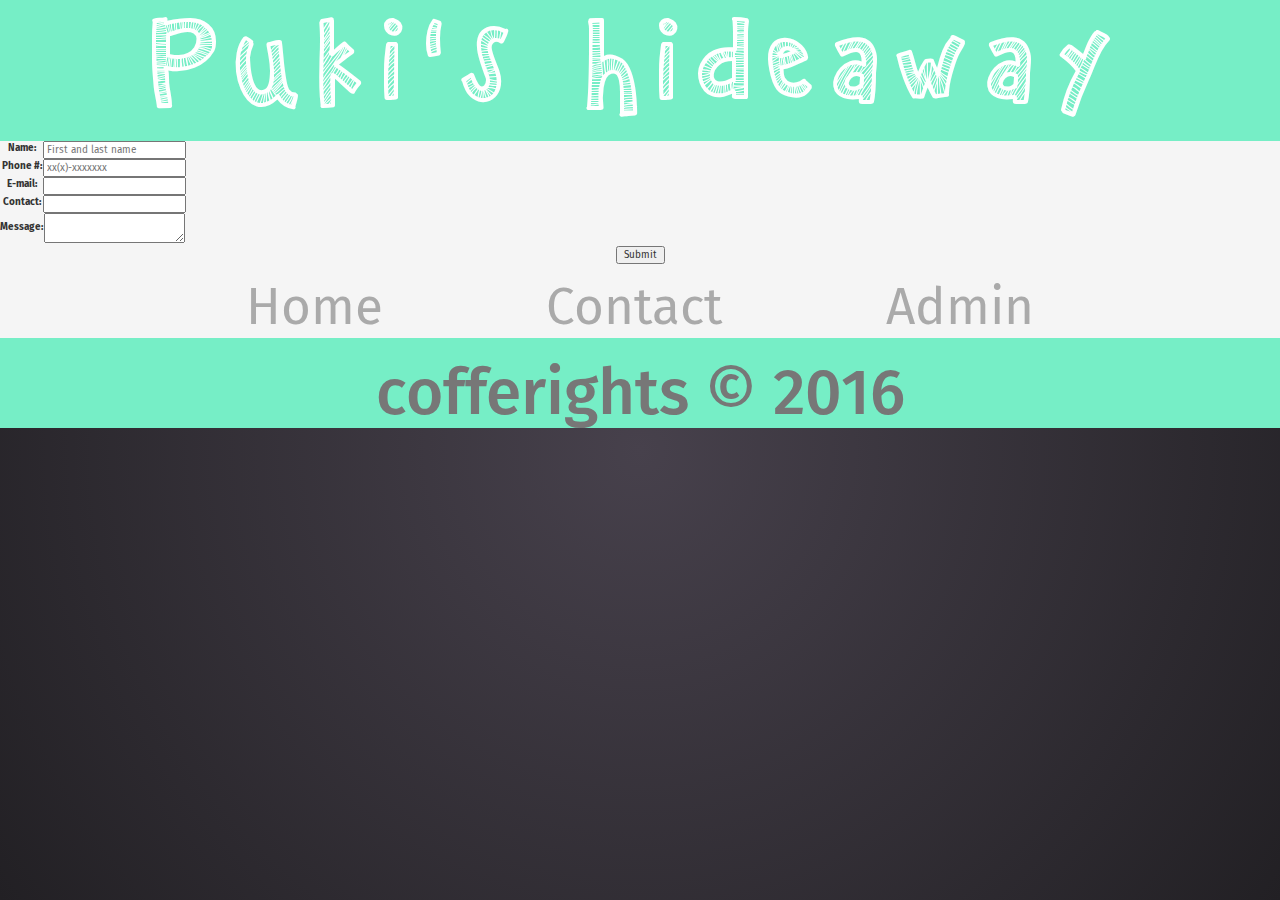
<file: contact.html>
<!DOCTYPE html>
<html>
  <head>
    <meta charset="utf-8">
    <title>Contact Us</title>
    <link href='http://fonts.googleapis.com/css?family=Changa+One|Open+Sans:400italic,700italic,400,700,800' rel='stylesheet' type='text/css'>
    <link rel="stylesheet" href="stylesheets/main.css">
    <meta name="viewport" content="width=device-width, initial-scale=1.0">
    <script src="js/chal.js"></script>
    <script src="js/general.js"></script>
    <script src="js/contactUs.js"></script>

  </head>
  <body>

  <header class="headerIndex">
    <div class="headline">
      <a class="text-center navOpt">Puki's Hideaway</a>
    </div>
    <div class="progressBar progress-bar progress-bar-info"></div>
  </header>
    <div id="wrapper">
      <section class="primary">

      </section>
      <section class="secondary">
        <form class="subForm">
          <table>

            <tr>
              <td><label for="name">Name:</label></td>
              <td><input type="text" id="name" name="name" class="stored" placeholder="First and last name" required/></td>
            </tr>

            <tr>
              <td><label for="phone">Phone #:</label></td>
              <td><input type="tel" id="phone" class="stored" name="phone" placeholder="xx(x)-xxxxxxx" pattern="[0-9]{2,3}-[0-9]{7}"/></td>
            </tr>

            <tr>
              <td><label for="email">E-mail:</label></td>
              <td><input type="email" id="email" class="stored" name="email" /></td>
            </tr>

            <tr>
              <td><label for="contact">Contact:</label></td>
              <td><input type="email" id="contact" class="stored" name="contact" list="contactList" /></td>
            </tr>

            <tr>
              <td><label>Message:</label></td>
              <td><textarea name="message" id="message" class="stored"></textarea></td>
            </tr>

          </table>
          <datalist id="contactList">

            <option value="support@example.com" label="Support" />
            <option value="admin@example.com" label="Administrator" />

          </datalist>
          <button onclick="saveForm()">Submit</button>
        </form><br/>
      </section>
      <footer class="footMain">
        <nav class="navMain">
          <div class="nav">
            <div class="navOpt"><a href="index.html">Home</a></div>
            <div class="navOpt"><a href="contact.html">Contact</a></div>
            <div class="navOpt"><a href="adminPage.html">Admin</a></div>
          </div>
        </nav>
        <h3> cofferights &copy; 2016 </h3>
      </footer>
    </div>
  </body>
</html>
</file>
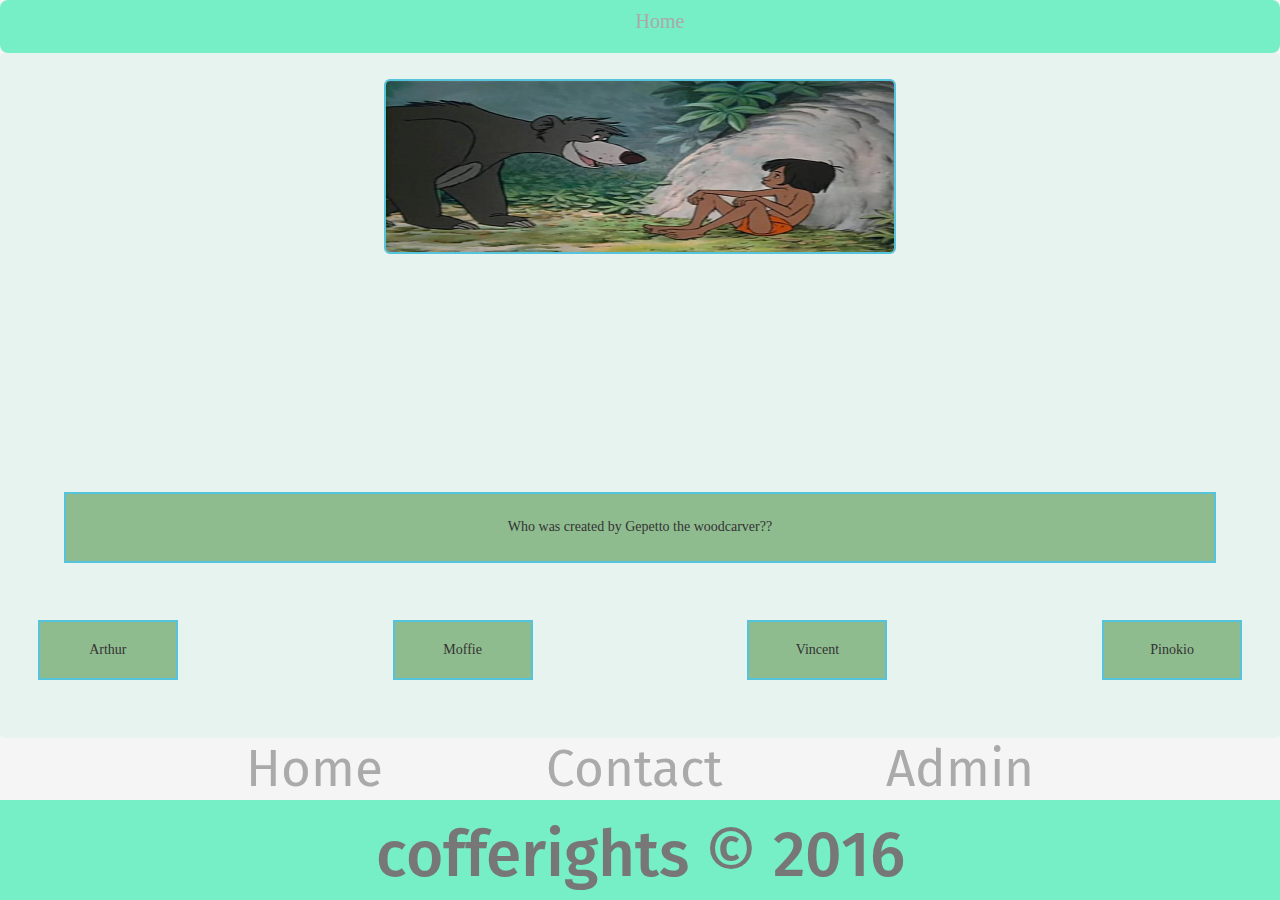
<file: game1.html>
<!doctype html>
<html lang="en">
<head>
  <meta charset="utf-8">
  <title>I like Coding</title>
  <link rel="stylesheet" href="stylesheets/main.css"/>
  <link href="https://fonts.googleapis.com/css?family=Raleway:400,300,600,800,900" rel="stylesheet" type="text/css">
  <meta name="viewport" content="width=device-width, initial-scale=1">

</head>
<body class="game" onload="init()">
<header class="box">
  <nav class="nav">
      <ul class="navRuler">
        <li class="navItem"><a href="index.html">Home</a></li>
      </ul>

  </nav>

</header>
<div class="body">
    <main>
    </main>
</div>

<div class="game1">

  <div class="frame"></div>
  <p class="questDis"></p>
  <ul class="quests">

  </ul>

</div>
<div class="buttonContainer" style = display:none>
  <h3>Good job! <span><img src="img/img_game_2/trophy.png" alt=""></span></h3>
  <button onclick="reportSolved(0)">Done</button>
</div>

<footer class="footMain">
  <nav class="navMain">
    <div class="nav">
      <div class="navOpt"><a href="index.html">Home</a></div>
      <div class="navOpt"><a href="contact.html">Contact</a></div>
      <div class="navOpt"><a href="#">Admin</a></div>
    </div>
  </nav>
  <h3> cofferights &copy; 2016 </h3>
</footer>

  <script src="lib/jquery/jquery.js"></script>
  <script src="js/app.js"></script>
  <script src="js/general.js"></script>
  <script src="js/chal.js"></script>
  <script src="js/game1.js"></script>
</body>
</html>
</file>
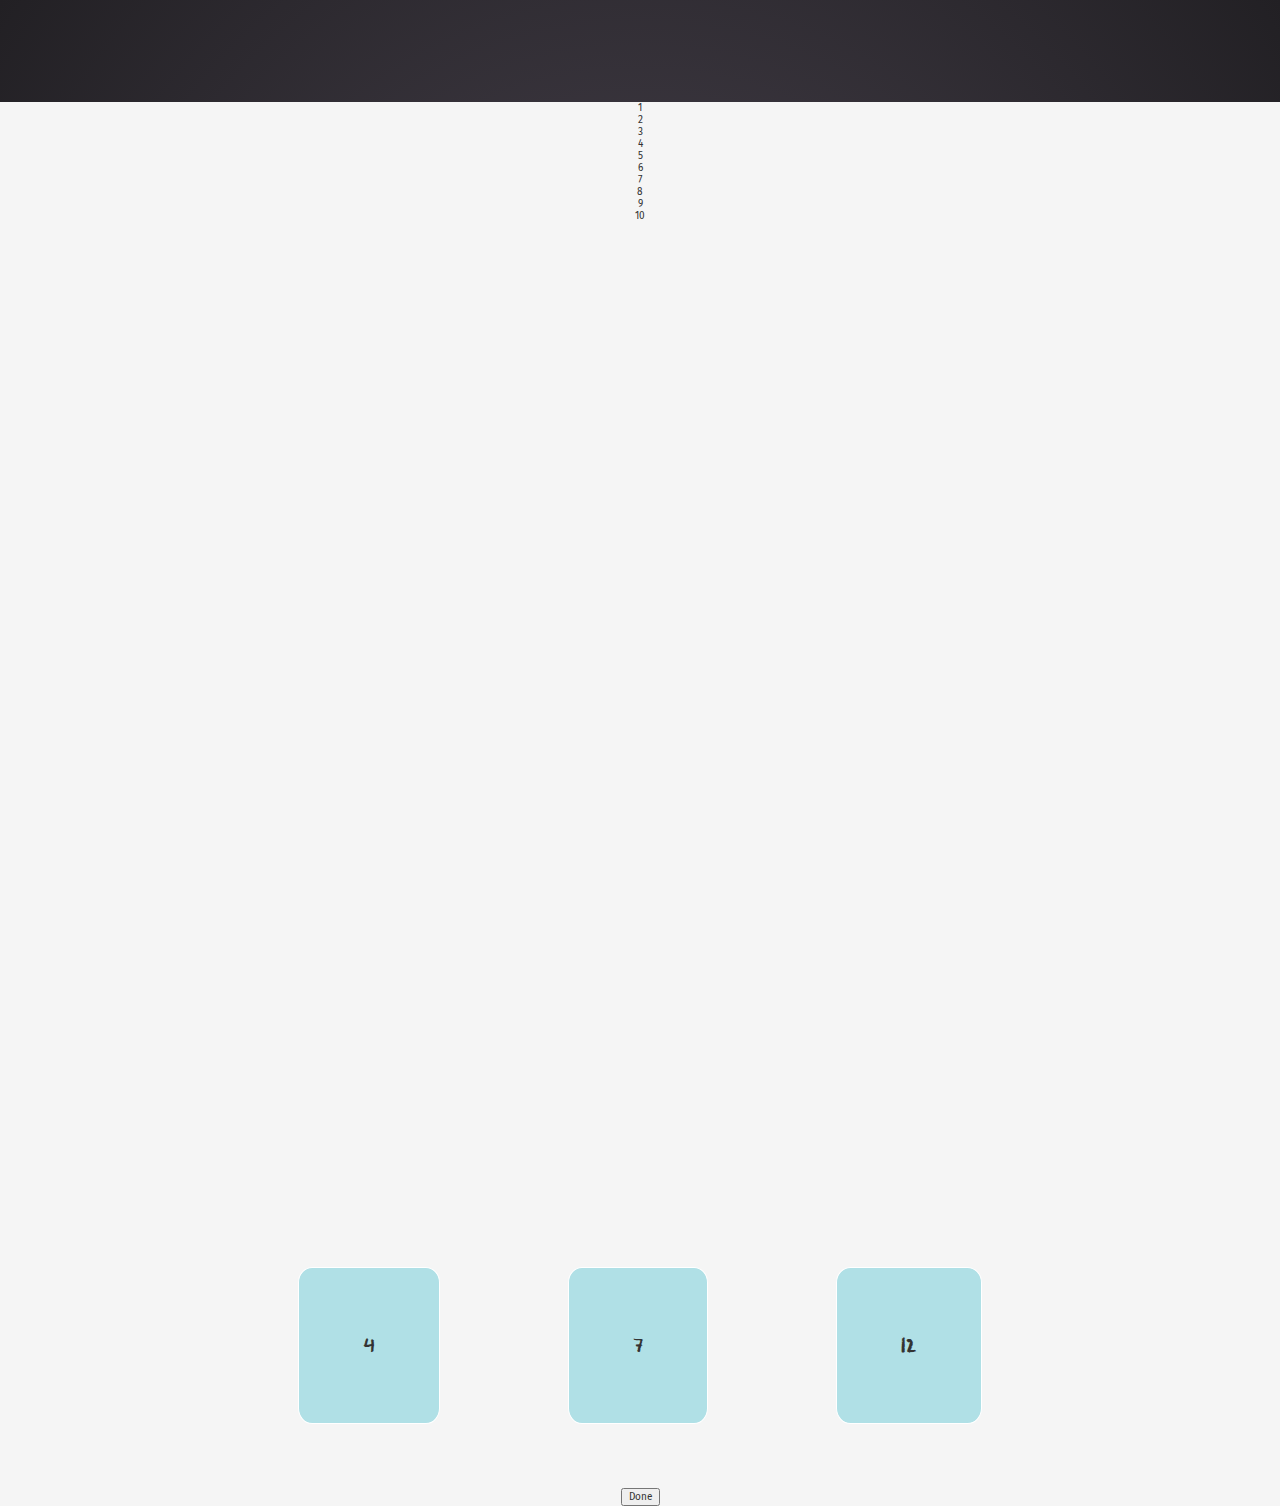
<file: game2.1.html>
<!doctype html>
<html lang="en">
<head>
  <meta charset="utf-8">
  <title>I like Coding</title>
  <link rel="stylesheet" href="stylesheets/main.css"/>
  <meta name="viewport" content="width=device-width, initial-scale=1">
</head>

<body onload="initGame2()">


  
    <div class = "gameContainer">

  <div class=" 0">
    <div class=".col-xs-12 .col-md-2 target td_0_0">1</div>
    <div class=".col-xs-6 .col-md-4 target td_0_1">2</div>
    <div  class=".col-xs-6 .col-md-4 target td_0_2">3</div>
    <div  class=".col-xs-12 .col-md-2 target td_0_3">4</div>
    <div id="div1" ondrop="drop(event)" ondragover="allowDrop(event)" class=".col-md-2 td_0_4">5</div>
    <div  class=".col-xs-12 .col-md-2 target td_0_5">6</div>
    <div  class=".col-md-2 target td_0_6">7</div>
    <div id="div2" ondrop="drop(event)" ondragover="allowDrop(event)" class=".col-md-2 td_0_7">8</div>
    <div  class=".col-md-2 target td_0_8">9</div>
    <div class=".col-md-2 target td_0_9">10</div>
  </div>
  <div class="row tr_1" style="visibility: hidden">
    <div class=".col-md-2 target td_1_0">11</div>
    <div class=".col-md-2 target td_1_1">12</div>
    <div class=".col-md-2 target td_1_2">13</div>
    <div id="div1" ondrop="drop(event)" ondragover="allowDrop(event)" class=".col-md-2 target td_1_3">14</div>
    <div class=".col-md-2 target td_1_4">15</div>
    <div class=".col-md-2 target td_1_5">16</div>
    <div  class=".col-md-2 target td_1_6">17</div>
    <div class=".col-md-2 target td_1_7">18</div>
    <div id="div2" ondrop="drop(event)" ondragover="allowDrop(event)" class=".col-md-2 target td_1_8">19</div>
    <div class=".col-md-2 target td_1_9">20</div>
  </div> 

    <table border="1px" class="tableUpTo100">
      
      <!--<div class="box" id="div1" ondrop="drop(event)" ondragover="allowDrop(event)"></div>
<div class="box" id="div2" ></div>-->

 
    <!--<tr class="tr_0">
    <td class="target td_0_0">1</td>
    <td class="target td_0_1">2</td>
    <td  class=" target td_0_2">3</td>
    <td  class=" target td_0_3">4</td>
    <td id="div1" ondrop="drop(event)" ondragover="allowDrop(event)" class="td_0_4">5</td>
    <td  class="target td_0_5">6</td>
    <td  class="target td_0_6">7</td>
    <td id="div2" ondrop="drop(event)" ondragover="allowDrop(event)" class="td_0_7">8</td>
    <td  class="target td_0_8">9</td>
    <td class="target td_0_9">10</td>
  </tr>
  <tr class="tr_1" style="visibility: hidden">
    <td class="target td_1_0">11</td>
    <td class="target td_1_1">12</td>
    <td class="target td_1_2">13</td>
    <td id="div1" ondrop="drop(event)" ondragover="allowDrop(event)" class="target td_1_3">14</td>
    <td class="target td_1_4">15</td>
    <td class="target td_1_5">16</td>
    <td  class="target td_1_6">17</td>
    <td class="target td_1_7">18</td>
    <td id="div2" ondrop="drop(event)" ondragover="allowDrop(event)" class="target td_1_8">19</td>
    <td class="target td_1_9">20</td>
  </tr>  -->
  
  <tr class="tr_2" style="display:none">
    <td>21</td>
    <td>22</td>
    <td>23</td>
    <td>24</td>
    <td>25</td>
    <td>26</td>
    <td>27</td>
    <td>28</td>
    <td>29</td>
    <td>30</td>
  </tr>  
  <tr class="tr_3" style="display:none">
    <td>31</td>
    <td>32</td>
    <td>33</td>
    <td>34</td>
    <td>35</td>
    <td>36</td>
    <td>37</td>
    <td>38</td>
    <td>39</td>
    <td>40</td>
  </tr>  
  <tr class="tr_4" style="display:none">
    <td>41</td>
    <td>42</td>
    <td>43</td>
    <td>44</td>
    <td>45</td>
    <td>46</td>
    <td>47</td>
    <td>48</td>
    <td>49</td>
    <td>50</td>
  </tr>  
  <tr class="tr_5" style="display:none">
    <td>51</td>
    <td>52</td>
    <td>53</td>
    <td>54</td>
    <td>55</td>
    <td>56</td>
    <td>57</td>
    <td>58</td>
    <td>59</td>
    <td>60</td>
  </tr>  
  <tr class="tr_6" style="display:none">
    <td>61</td>
    <td>62</td>
    <td>63</td>
    <td>64</td>
    <td>65</td>
    <td>66</td>
    <td>67</td>
    <td>68</td>
    <td>69</td>
    <td>70</td>
  </tr>  
  <tr class="tr_7" style="display:none">
    <td>71</td>
    <td>72</td>
    <td>73</td>
    <td>74</td>
    <td>75</td>
    <td>76</td>
    <td>77</td>
    <td>78</td>
    <td>79</td>
    <td>80</td>
  </tr>  
  <tr class="tr_8" style="display:none">
    <td>81</td>
    <td>82</td>
    <td>83</td>
    <td>84</td>
    <td>85</td>
    <td>86</td>
    <td>87</td>
    <td>88</td>
    <td>89</td>
    <td>90</td>
  </tr>
    <tr class="tr_9" style="display:none">
    <td>91</td>
    <td>92</td>
    <td>93</td>
    <td>94</td>
    <td>95</td>
    <td>96</td>
    <td>97</td>
    <td>98</td>
    <td>99</td>
    <td>100</td>
  </tr>

</table>


    <div  class = "theHiddensContainer">
     </div>  
    


    <button onclick="reportSolved(1)">Done</button>
    
    </div>


  <script src="lib/jquery/jquery.js"></script>
  <script src="js/app.js"></script>
  <script src="js/game2.js"></script>  
  <script src="js/chal.js"></script>
</body>
</html>
</file>
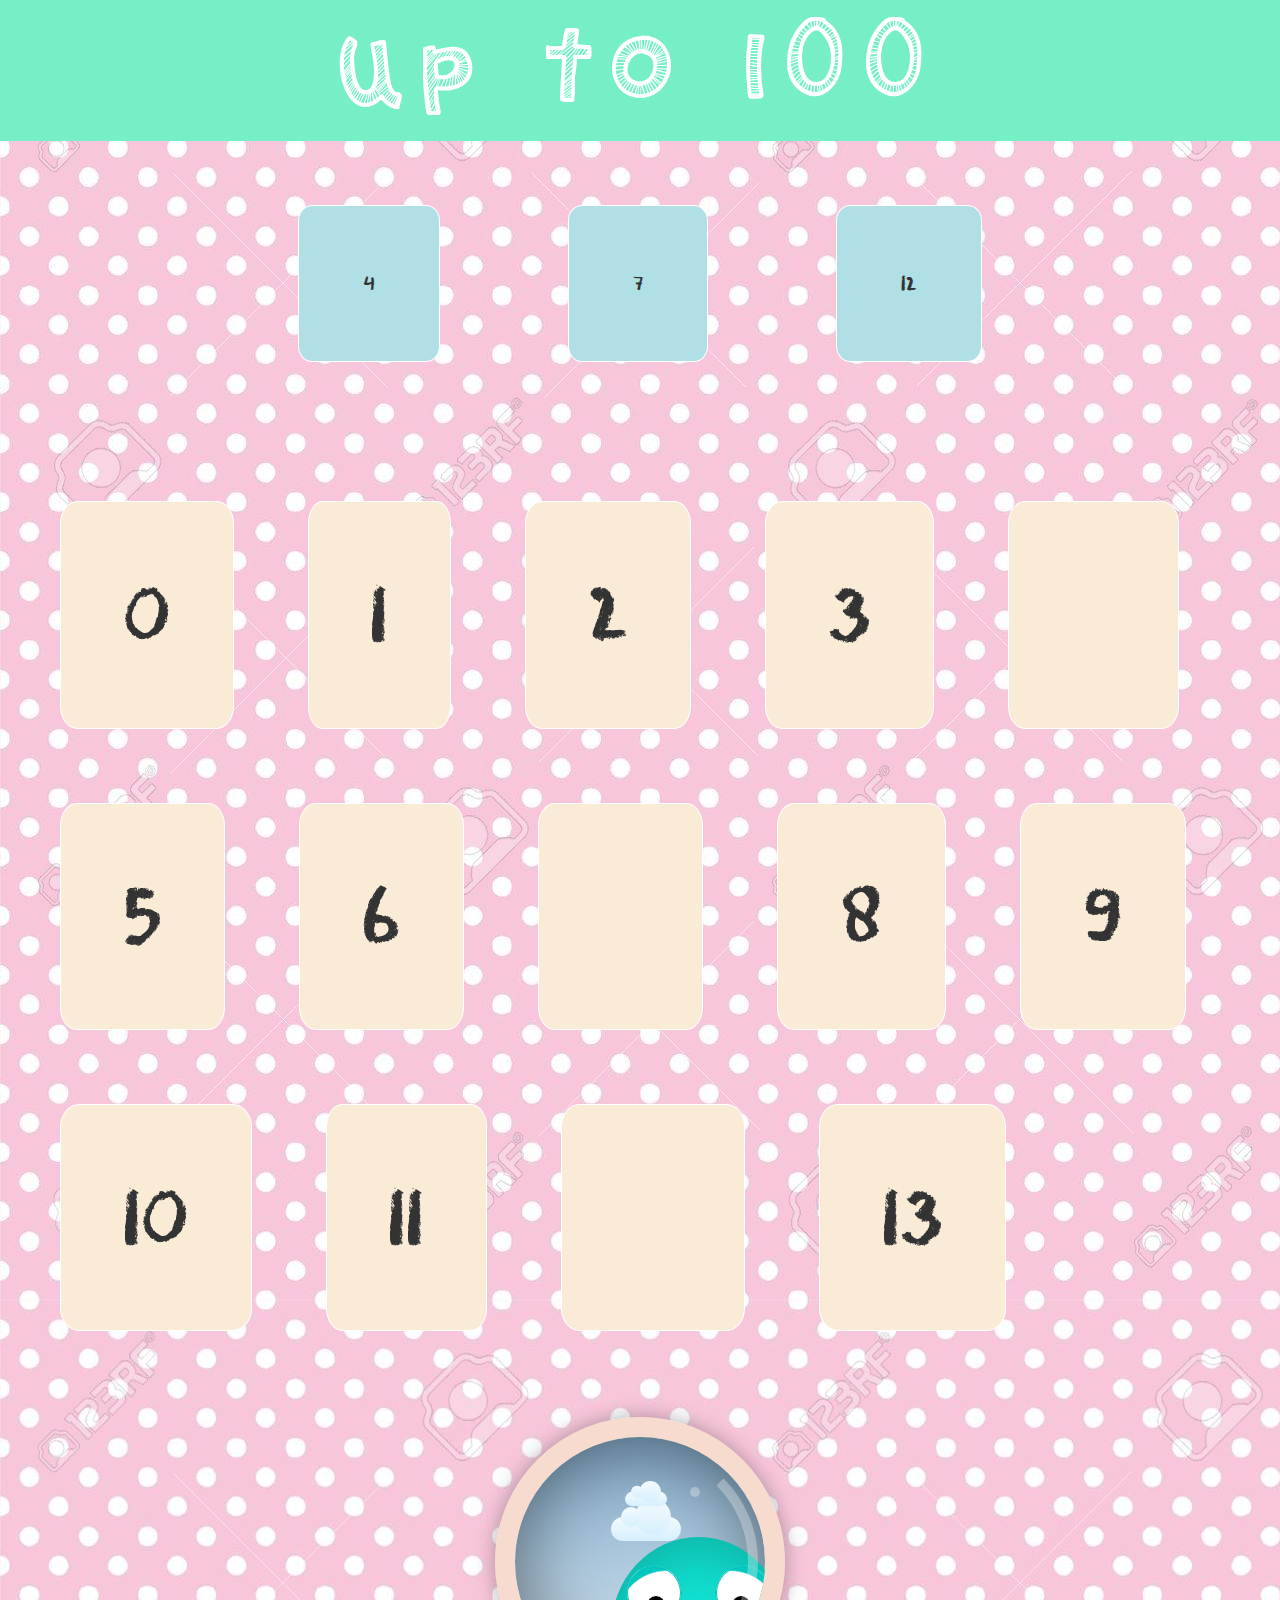
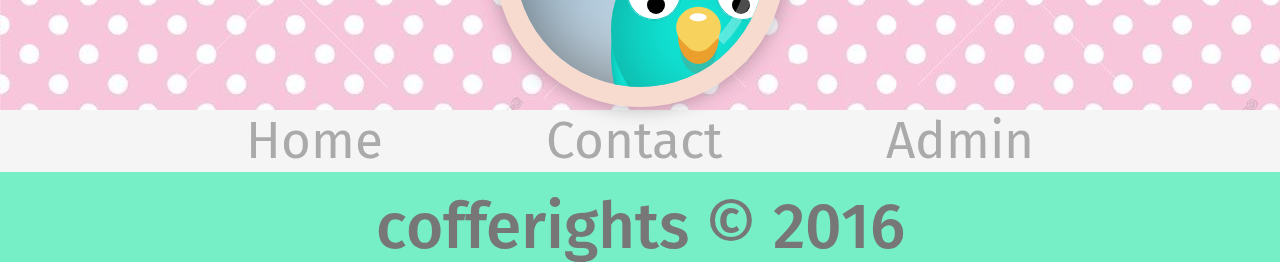
<file: game2.html>
<!doctype html>
<html lang="en">
<head>
  <meta charset="utf-8">
  <title>I like Coding</title>
  <link rel="stylesheet" href="stylesheets/main.css"/>
  <meta name="viewport" content="width=device-width, initial-scale=1">
</head>

<body class="bodyGame2" onload="initGame2()">
  
 <header class="headerIndex">

    <nav>
    <div class="navMain">
      <div class="headline">
        <a class="navOpt">up to 100</a>
      </div>
      <!--<div class = ulContainer>
        <ul class="nav navbar-nav navItems">
            <li class="navOpt active"><a href="index.html">Home</a></li>
            <li class="navOpt"><a href="#">Contact Us</a></li>
            <li class="navOpt"><a href="#">Admin</a></li>
          <!--<li><a href="#">Page 3</a></li>-->
        <!--</ul>
      </div>
      -->
      <!--<div id="container"></div>-->
    </div>
  </nav>

</header>
  
    <div  class = "theHiddensContainer">
     </div>  
     
  <div class="boardContainer">
    <div class="row">
      </div>
</div> 

    
 
  <div class="buttonContainer" style = display:none>
    <h3>Good job! <span><img src="img/img_game_2/trophy.png" alt=""></span></h3>
    <button onclick="reportSolved(1)">To the next game</button>
    </div>
    
    </div>
<div class="animaion">
    
<div class="globe">
	<div class="bird">
		<div class="body">
	  	<div class="eye left"></div>
	  	<div class="eye right"></div>
	  	<div class="beak"><div></div></div>
	  	<div class="feet"></div>
	    <div class="wire"></div>
		</div>
		<div class="hills"></div>
		<div class="cloud"></div>
		<div class="cloud small"></div>
	</div>
</div>
</div>


    <footer class="footMain">
    <nav class="navMain">
        <div class="nav">
            <div class="navOpt"><a href="index.html">Home</a></div>
            <div class="navOpt"><a href="contact.html">Contact</a></div>
            <div class="navOpt"><a href="#">Admin</a></div>
        </div>
    </nav> 
  <h3> cofferights &copy; 2016 </h3> 
</footer>

<!--<h2>Dozing Bird<br><span>based on <a href="https://dribbble.com/shots/2015903-Dozing-bird" target="_blank">dribbble</a> by  Colin Chang</span></h2>-->

    

<!--<footer class="footMain">
  cofferights &copy; 2016  
</footer>-->

  <script src="lib/jquery/jquery.js"></script>
    <script src="lib/jquery/jquery-ui/jquery-ui.min.js"></script>
    <script src="lib/jquery/jquery-ui-touch-punch-master/jquery.ui.touch-punch.min.js"></script>
    
<!--jquery-ui.min-->
<!--lib\jquery\jquery-ui-->
  <script src="js/app.js"></script>
  <script src="js/game2.js"></script>  
  <script src="js/general.js"></script>
  <script src="js/chal.js"></script>
</body>
</html>
</file>
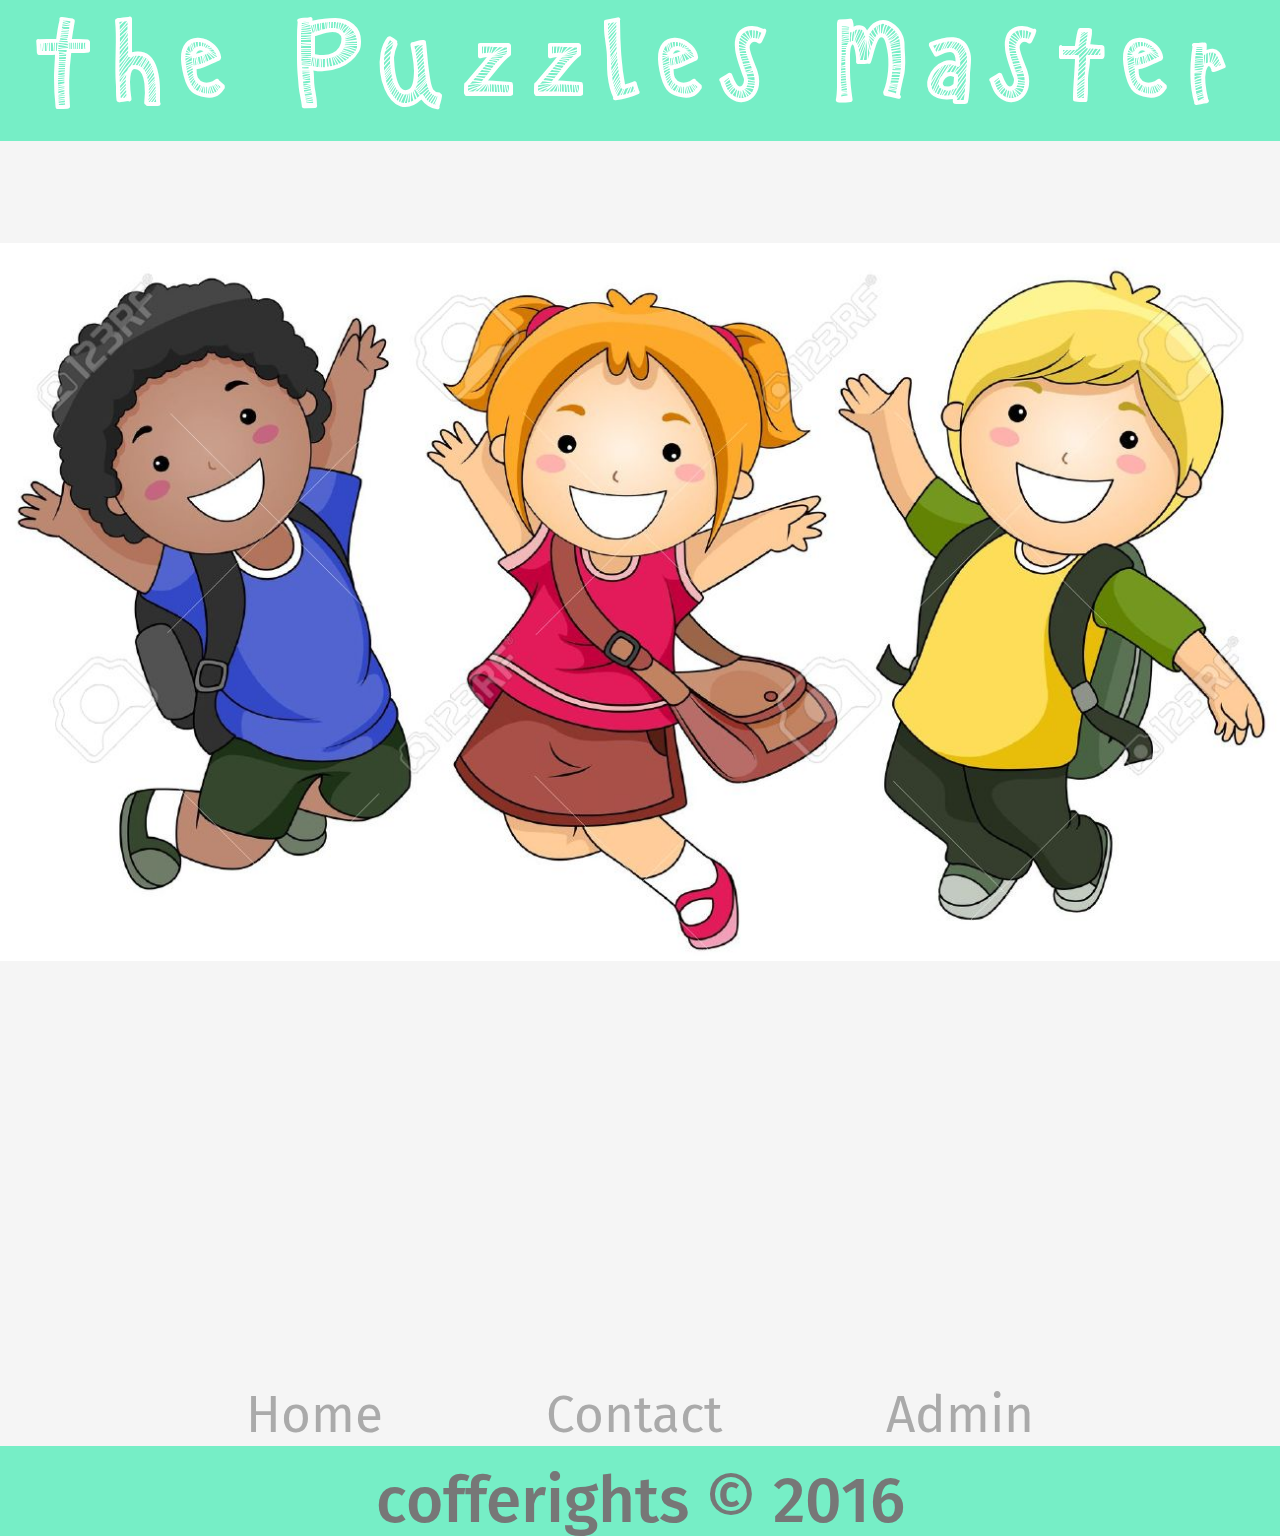
<file: game3.html>
<!doctype html>
<html lang="en">
<head>
  <meta charset="utf-8">
  <title>I like Coding</title>
  <link rel="stylesheet" href="stylesheets/main.css"/>
  <meta name="viewport" content="width=device-width, initial-scale=1">
</head>
<body class = "game3" onload="initGame3()">
 <header class="headerIndex">

    <nav>
    <div class="navMain">
      <div class="headline">
        <a class="navOpt"> The Puzzles Master</a>
      </div>
      <!--<div class = ulContainer>
        <ul class="nav navbar-nav navItems">
            <li class="navOpt active"><a href="index.html">Home</a></li>
            <li class="navOpt"><a href="#">Contact Us</a></li>
            <li class="navOpt"><a href="#">Admin</a></li>
          <!--<li><a href="#">Page 3</a></li>-->
        <!--</ul>
      </div>
      -->
      <!--<div id="container"></div>-->
    </div>
  </nav>

</header>
<!--<div class="bodyChal3">  -->
    <main class="gameContainer">
      <div class="questContainer"></div>
        <!--<div class="row"></div>-->
        <img src="img/img_game_3/1.jpg" class ="img-responsive">
      
    </main>
    
    <div class="answerContainer"></div>
<!--</div>-->

    
      <div class="buttonContainer" style = display:none>
    <h3>Good job! <span><img src="img/img_game_2/trophy.png" alt=""></span></h3>
    <button onclick="reportSolved(2)"> To the next game </button>
    </div>
    
    
    <footer class="footMain">
    <nav class="navMain">
        <div class="nav">
            <div class="navOpt"><a href="index.html">Home</a></div>
            <div class="navOpt"><a href="contact.html">Contact</a></div>
            <div class="navOpt"><a href="#">Admin</a></div>
        </div>
    </nav> 
  <h3> cofferights &copy; 2016 </h3> 
</footer>





  <script src="lib/jquery/jquery.js"></script>
  <script src="lib/jquery/jquery-ui/jquery-ui.min.js"></script>
  <script src="lib/jquery/jquery-ui-touch-punch-master/jquery.ui.touch-punch.min.js"></script>
  <script src="js/general.js"></script>
  <script src="js/app.js"></script>
  <script src="js/game3.js"></script>
  
  <script src="js/chal.js"></script>
</body>
</html>
</file>
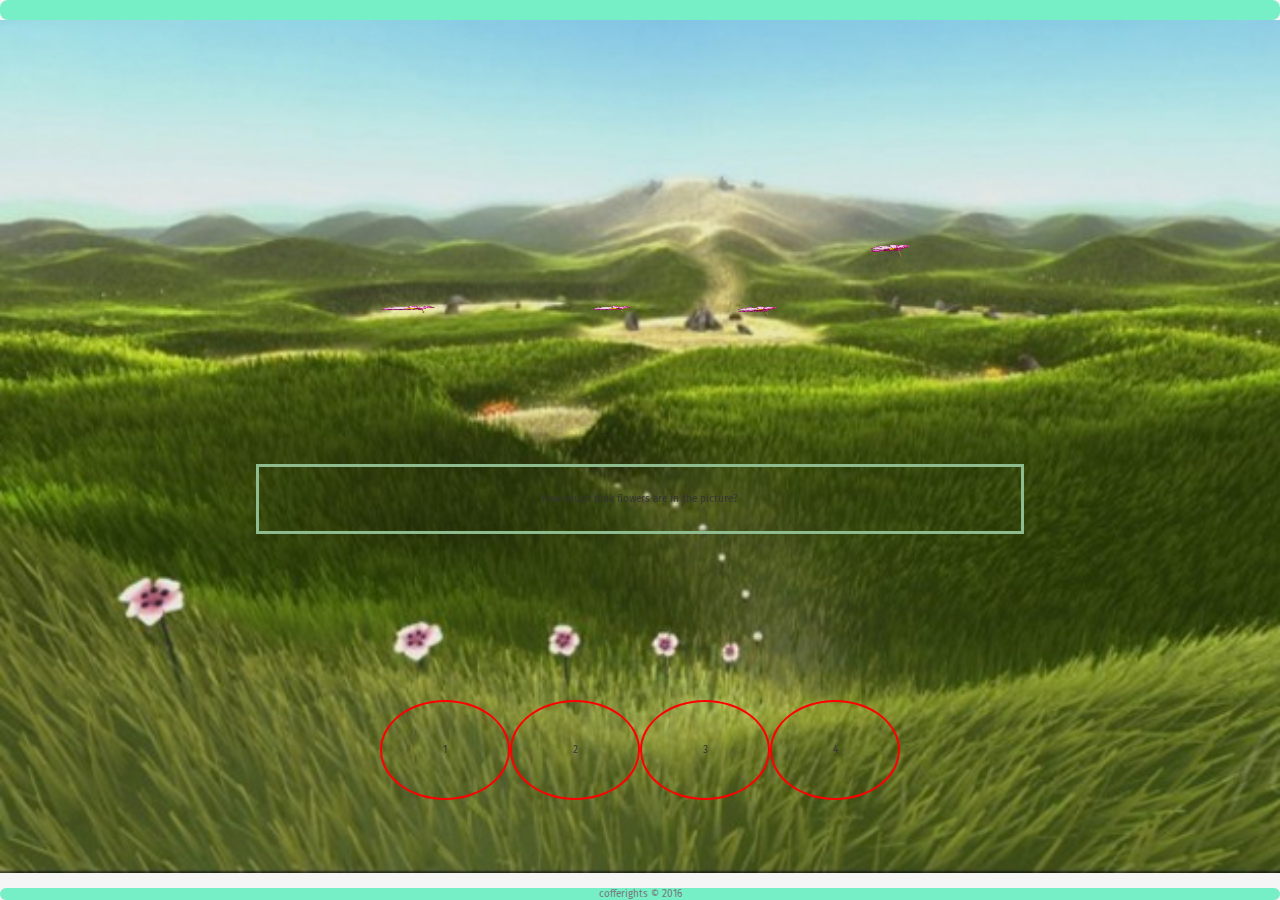
<file: game4.html>
<!doctype html>
<html lang="en">
<head>
  <meta charset="utf-8">
  <title>I like Coding</title>
  <link rel="stylesheet" href="stylesheets/main.css"/>
  <meta name="viewport" content="width=device-width, initial-scale=1">
</head>
<body class = "game" onload="init()">
<header class="box">

</header>
<!--<div class="body">-->
    <!--<main class="content">-->
    </main>
</div>

  <main class="game4">


    <div class = "objFrame"></div>

    <p class="questDis"></p>
    <ul class = "answers"></ul>


  </main>
<footer class="foot">
  cofferights &copy; 2016
  <div class="buttonContainer" style = display:none>
    <h3>Good job! <span><img src="img/img_game_2/trophy.png" alt=""></span></h3>
    <button onclick="reportSolved(3)">Done</button>
  </div>
</footer>

  <script src="lib/jquery/jquery.js"></script>
  <script src="js/app.js"></script>
  <script src="js/chal.js"></script>
  <script src="js/general.js"></script>
  <script src="js/game4.js"></script>

</body>
</html>
</file>
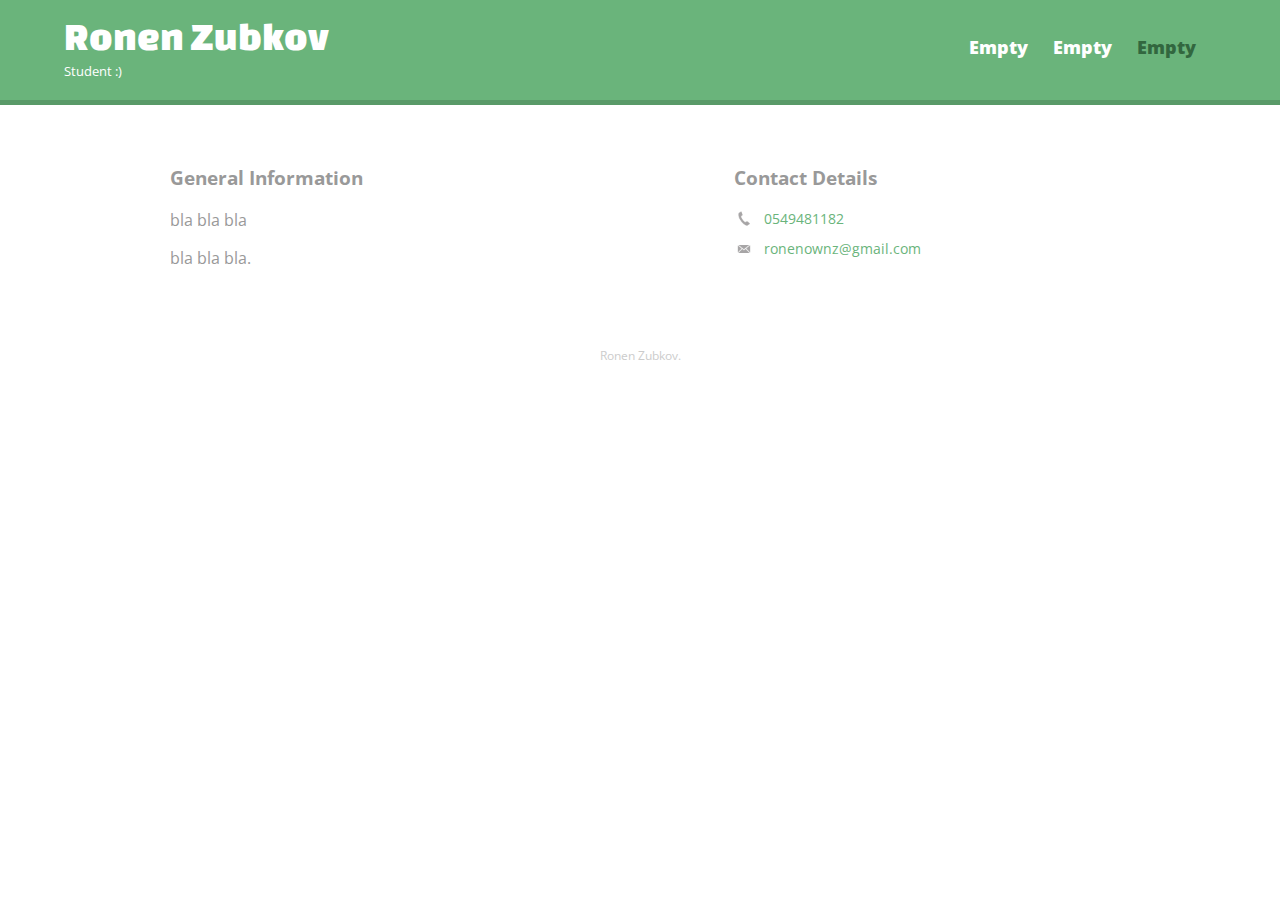
<file: GamesHomePage/contact.html>
<!DOCTYPE html>
<html>
  <head>
    <meta charset="utf-8">
    <title>Ronen Zubkov</title>
    <link rel="stylesheet" href="css/normalize.css">
    <link href='http://fonts.googleapis.com/css?family=Changa+One|Open+Sans:400italic,700italic,400,700,800' rel='stylesheet' type='text/css'>
    <link rel="stylesheet" href="css/main.css">
    <link rel="stylesheet" href="css/responsive.css">
    <meta name="viewport" content="width=device-width, initial-scale=1.0">
  </head>
  <body>
    <header>
      <a href="index.html" id="logo">
        <h1>Ronen Zubkov</h1>
        <h2>Student :)</h2>
      </a>
      <nav>
        <ul>
          <li><a href="index.html">Empty</a></li>
          <li><a href="about.html">Empty</a></li>
          <li><a href="contact.html" class="selected">Empty</a></li>
        </ul>
      </nav>
    </header>
    <div id="wrapper">
      <section id="primary">
        <h3>General Information</h3>
        <p>bla bla bla</p>
        <p>bla bla bla.</p>
      </section>
      <section id="secondary">
        <h3>Contact Details</h3>
        <ul class="contact-info">
          <li class="phone"><a href="tel:0549481182">0549481182</a></li>
          <li class="mail"><a href="mailto:ronenownz@gmail.com">ronenownz@gmail.com</a></li>
          <!--<li class="twitter"><a href="http://twitter.com/intent/"></a></li>-->
        </ul>
      </section>
      <footer>
        <!--<a href="http://twitter.com/"><img src="img/twitter-wrap.png" alt="Twitter Logo" class="social-icon"></a>-->
        <!--<a href="http://facebook.com/"><img src="img/facebook-wrap.png" alt="Facebook Logo" class="social-icon"></a>-->
        <p>Ronen Zubkov.</p>
      </footer>
    </div>
  </body>
</html>
</file>
<file: stylesheets/stylesheet.css>
/*******************************************************************************
Slate Theme for GitHub Pages
by Jason Costello, @jsncostello
*******************************************************************************/

@import url(github-light.css);

/*******************************************************************************
MeyerWeb Reset
*******************************************************************************/

html, body, div, span, applet, object, iframe,
h1, h2, h3, h4, h5, h6, p, blockquote, pre,
a, abbr, acronym, address, big, cite, code,
del, dfn, em, img, ins, kbd, q, s, samp,
small, strike, strong, sub, sup, tt, var,
b, u, i, center,
dl, dt, dd, ol, ul, li,
fieldset, form, label, legend,
table, caption, tbody, tfoot, thead, tr, th, td,
article, aside, canvas, details, embed,
figure, figcaption, footer, header, hgroup,
menu, nav, output, ruby, section, summary,
time, mark, audio, video {
  margin: 0;
  padding: 0;
  border: 0;
  font: inherit;
  vertical-align: baseline;
}

/* HTML5 display-role reset for older browsers */
article, aside, details, figcaption, figure,
footer, header, hgroup, menu, nav, section {
  display: block;
}

ol, ul {
  list-style: none;
}

table {
  border-collapse: collapse;
  border-spacing: 0;
}

/*******************************************************************************
Theme Styles
*******************************************************************************/

body {
  box-sizing: border-box;
  color:#373737;
  background: #212121;
  font-size: 16px;
  font-family: 'Myriad Pro', Calibri, Helvetica, Arial, sans-serif;
  line-height: 1.5;
  -webkit-font-smoothing: antialiased;
}

h1, h2, h3, h4, h5, h6 {
  margin: 10px 0;
  font-weight: 700;
  color:#222222;
  font-family: 'Lucida Grande', 'Calibri', Helvetica, Arial, sans-serif;
  letter-spacing: -1px;
}

h1 {
  font-size: 36px;
  font-weight: 700;
}

h2 {
  padding-bottom: 10px;
  font-size: 32px;
  background: url('../images/bg_hr.png') repeat-x bottom;
}

h3 {
  font-size: 24px;
}

h4 {
  font-size: 21px;
}

h5 {
  font-size: 18px;
}

h6 {
  font-size: 16px;
}

p {
  margin: 10px 0 15px 0;
}

footer p {
  color: #f2f2f2;
}

a {
  text-decoration: none;
  color: #007edf;
  text-shadow: none;

  transition: color 0.5s ease;
  transition: text-shadow 0.5s ease;
  -webkit-transition: color 0.5s ease;
  -webkit-transition: text-shadow 0.5s ease;
  -moz-transition: color 0.5s ease;
  -moz-transition: text-shadow 0.5s ease;
  -o-transition: color 0.5s ease;
  -o-transition: text-shadow 0.5s ease;
  -ms-transition: color 0.5s ease;
  -ms-transition: text-shadow 0.5s ease;
}

a:hover, a:focus {text-decoration: underline;}

footer a {
  color: #F2F2F2;
  text-decoration: underline;
}

em {
  font-style: italic;
}

strong {
  font-weight: bold;
}

img {
  position: relative;
  margin: 0 auto;
  max-width: 739px;
  padding: 5px;
  margin: 10px 0 10px 0;
  border: 1px solid #ebebeb;

  box-shadow: 0 0 5px #ebebeb;
  -webkit-box-shadow: 0 0 5px #ebebeb;
  -moz-box-shadow: 0 0 5px #ebebeb;
  -o-box-shadow: 0 0 5px #ebebeb;
  -ms-box-shadow: 0 0 5px #ebebeb;
}

p img {
  display: inline;
  margin: 0;
  padding: 0;
  vertical-align: middle;
  text-align: center;
  border: none;
}

pre, code {
  width: 100%;
  color: #222;
  background-color: #fff;

  font-family: Monaco, "Bitstream Vera Sans Mono", "Lucida Console", Terminal, monospace;
  font-size: 14px;

  border-radius: 2px;
  -moz-border-radius: 2px;
  -webkit-border-radius: 2px;
}

pre {
  width: 100%;
  padding: 10px;
  box-shadow: 0 0 10px rgba(0,0,0,.1);
  overflow: auto;
}

code {
  padding: 3px;
  margin: 0 3px;
  box-shadow: 0 0 10px rgba(0,0,0,.1);
}

pre code {
  display: block;
  box-shadow: none;
}

blockquote {
  color: #666;
  margin-bottom: 20px;
  padding: 0 0 0 20px;
  border-left: 3px solid #bbb;
}


ul, ol, dl {
  margin-bottom: 15px
}

ul {
  list-style-position: inside;
  list-style: disc;
  padding-left: 20px;
}

ol {
  list-style-position: inside;
  list-style: decimal;
  padding-left: 20px;
}

dl dt {
  font-weight: bold;
}

dl dd {
  padding-left: 20px;
  font-style: italic;
}

dl p {
  padding-left: 20px;
  font-style: italic;
}

hr {
  height: 1px;
  margin-bottom: 5px;
  border: none;
  background: url('../images/bg_hr.png') repeat-x center;
}

table {
  border: 1px solid #373737;
  margin-bottom: 20px;
  text-align: left;
 }

th {
  font-family: 'Lucida Grande', 'Helvetica Neue', Helvetica, Arial, sans-serif;
  padding: 10px;
  background: #373737;
  color: #fff;
 }

td {
  padding: 10px;
  border: 1px solid #373737;
 }

form {
  background: #f2f2f2;
  padding: 20px;
}

/*******************************************************************************
Full-Width Styles
*******************************************************************************/

.outer {
  width: 100%;
}

.inner {
  position: relative;
  max-width: 640px;
  padding: 20px 10px;
  margin: 0 auto;
}

#forkme_banner {
  display: block;
  position: absolute;
  top:0;
  right: 10px;
  z-index: 10;
  padding: 10px 50px 10px 10px;
  color: #fff;
  background: url('../images/blacktocat.png') #0090ff no-repeat 95% 50%;
  font-weight: 700;
  box-shadow: 0 0 10px rgba(0,0,0,.5);
  border-bottom-left-radius: 2px;
  border-bottom-right-radius: 2px;
}

#header_wrap {
  background: #212121;
  background: -moz-linear-gradient(top, #373737, #212121);
  background: -webkit-linear-gradient(top, #373737, #212121);
  background: -ms-linear-gradient(top, #373737, #212121);
  background: -o-linear-gradient(top, #373737, #212121);
  background: linear-gradient(top, #373737, #212121);
}

#header_wrap .inner {
  padding: 50px 10px 30px 10px;
}

#project_title {
  margin: 0;
  color: #fff;
  font-size: 42px;
  font-weight: 700;
  text-shadow: #111 0px 0px 10px;
}

#project_tagline {
  color: #fff;
  font-size: 24px;
  font-weight: 300;
  background: none;
  text-shadow: #111 0px 0px 10px;
}

#downloads {
  position: absolute;
  width: 210px;
  z-index: 10;
  bottom: -40px;
  right: 0;
  height: 70px;
  background: url('../images/icon_download.png') no-repeat 0% 90%;
}

.zip_download_link {
  display: block;
  float: right;
  width: 90px;
  height:70px;
  text-indent: -5000px;
  overflow: hidden;
  background: url(../images/sprite_download.png) no-repeat bottom left;
}

.tar_download_link {
  display: block;
  float: right;
  width: 90px;
  height:70px;
  text-indent: -5000px;
  overflow: hidden;
  background: url(../images/sprite_download.png) no-repeat bottom right;
  margin-left: 10px;
}

.zip_download_link:hover {
  background: url(../images/sprite_download.png) no-repeat top left;
}

.tar_download_link:hover {
  background: url(../images/sprite_download.png) no-repeat top right;
}

#main_content_wrap {
  background: #f2f2f2;
  border-top: 1px solid #111;
  border-bottom: 1px solid #111;
}

#main_content {
  padding-top: 40px;
}

#footer_wrap {
  background: #212121;
}



/*******************************************************************************
Small Device Styles
*******************************************************************************/

@media screen and (max-width: 480px) {
  body {
    font-size:14px;
  }

  #downloads {
    display: none;
  }

  .inner {
    min-width: 320px;
    max-width: 480px;
  }

  #project_title {
  font-size: 32px;
  }

  h1 {
    font-size: 28px;
  }

  h2 {
    font-size: 24px;
  }

  h3 {
    font-size: 21px;
  }

  h4 {
    font-size: 18px;
  }

  h5 {
    font-size: 14px;
  }

  h6 {
    font-size: 12px;
  }

  code, pre {
    min-width: 320px;
    max-width: 480px;
    font-size: 11px;
  }

}
</file>
<file: GamesHomePage/css/main.css>
/**********************************
GENERAL
***********************************/

body {
  font-family: 'Open Sans', sans-serif;
}

#wrapper {
  max-width: 940px;
  margin: 0 auto;
  padding: 0 5%;
}

a {
  text-decoration: none;
}

img {
  max-width: 100%;
}

h3 {
  margin: 0 0 1em 0;
}



/**********************************
HEADING
***********************************/

header {
  float: left;
  margin: 0 0 30px 0;
  padding: 5px 0 0 0;
  width: 100%;
}

#logo {
  text-align: center;
  margin: 0;
}

h1 {
  font-family: 'Changa One', sans-serif;
  margin: 15px 0;
  font-size: 1.75em;
  font-weight: normal;
  line-height: 0.8em;
}

h2 {
  font-size: 0.75em;
  margin: -5px 0 0;
  font-weight: normal;
}



/**********************************
NAVIGATION
***********************************/

nav {
  text-align: center;
  padding: 10px 0;
  margin: 20px 0 0;
}

nav ul {
  list-style: none;
  margin: 0 10px;
  padding: 0;
}

nav li {
  display: inline-block;
}

nav a {
  font-weight: 800;
  padding: 15px 10px;
}



/**********************************
FOOTER
***********************************/

footer {
  font-size: 0.75em;
  text-align: center;
  clear: both;
  padding-top: 50px;
  color: #ccc;
}

.social-icon {
  width: 20px;
  height: 20px;
  margin: 0 5px;
}



/**********************************
PAGE: PORTFOLIO
***********************************/

#gallery {
  margin: 0;
  padding: 0;
  list-style: none;
}

#gallery li {
  float: left;
  width: 45%;
  margin: 2.5%;
  background-color: #f5f5f5;
  color: #bdc3c7;
}

#gallery li a p {
  margin: 0;
  padding: 5%;
  font-size: 0.75em;
  color: #bdc3c7
}



/**********************************
PAGE: ABOUT
***********************************/

.profile-photo {
  display: block;
  max-width: 150px;
  margin: 0 auto 30px;
  border-radius: 100%;
}



/**********************************
PAGE: CONTACT
***********************************/

.contact-info {
  list-style: none;
  padding: 0;
  margin: 0;
  font-size: 0.9em;
}

.contact-info a {
  display: block;
  min-height: 20px;
  background-repeat: no-repeat;
  background-size: 20px 20px;
  padding: 0 0 0 30px;
  margin: 0 0 10px;
}

.contact-info li.phone a {
  background-image: url('../img/phone.png');
}

.contact-info li.mail a {
  background-image: url('../img/mail.png');
}

.contact-info li.twitter a {
  background-image: url('../img/twitter.png');
}



/**********************************
COLORS
***********************************/

/* site body */
body {
  background-color: #fff;
  color: #999;
}

/* green header */
header {
  background: #6ab47b;
  border-color: #599a68;
}

/* nav background on mobile */
nav {
  background: #599a68;
}

/* logo text */
h1, h2 {
  color: #fff;
}

/* links */
a {
  color: #6ab47b;
}

/* nav link */
nav a, nav a:visited {
  color: #fff;
}

/* selected nav link */
nav a.selected, nav a:hover {
  color: #32673f;
}
</file>
<file: GamesHomePage/css/responsive.css>
@media screen and (min-width: 480px) {
  
  /**********************************
  TWO COLUMN LAYOUT
  ***********************************/
  
  #primary {
    width: 50%;
    float: left;
  }
  
  #secondary {
    width: 40%;
    float: right;
  }
  

  
  /**********************************
  PAGE: PORTFOLIO
  ***********************************/
  
  #gallery li {
    width: 28.3333%;
  }
  
  #gallery li:nth-child(4n) {
    clear: left;
  }
  
  /**********************************
  PAGE: ABOUT
  ***********************************/
  
  .profile-photo {
    float: left;
    margin: 0 5% 80px 0;
  }
  
}

@media screen and (min-width: 660px) {

  /**********************************
  HEADER
  ***********************************/

  nav {
    background: none;
    float: right;
    font-size: 1.125em;
    margin-right: 5%;
    text-align: right;
    width: 45%;
  }
  
  #logo {
    float: left;
    margin-left: 5%;
    text-align: left;
    width: 45%;
  }
  
  h1 {
    font-size: 2.5em;
  }
  
  h2 {
    font-size: 0.825em;
    margin-bottom: 20px;
  }
  
  header {
    border-bottom: 5px solid #599a68;
    margin-bottom: 60px;
  }

  
}
</file>
